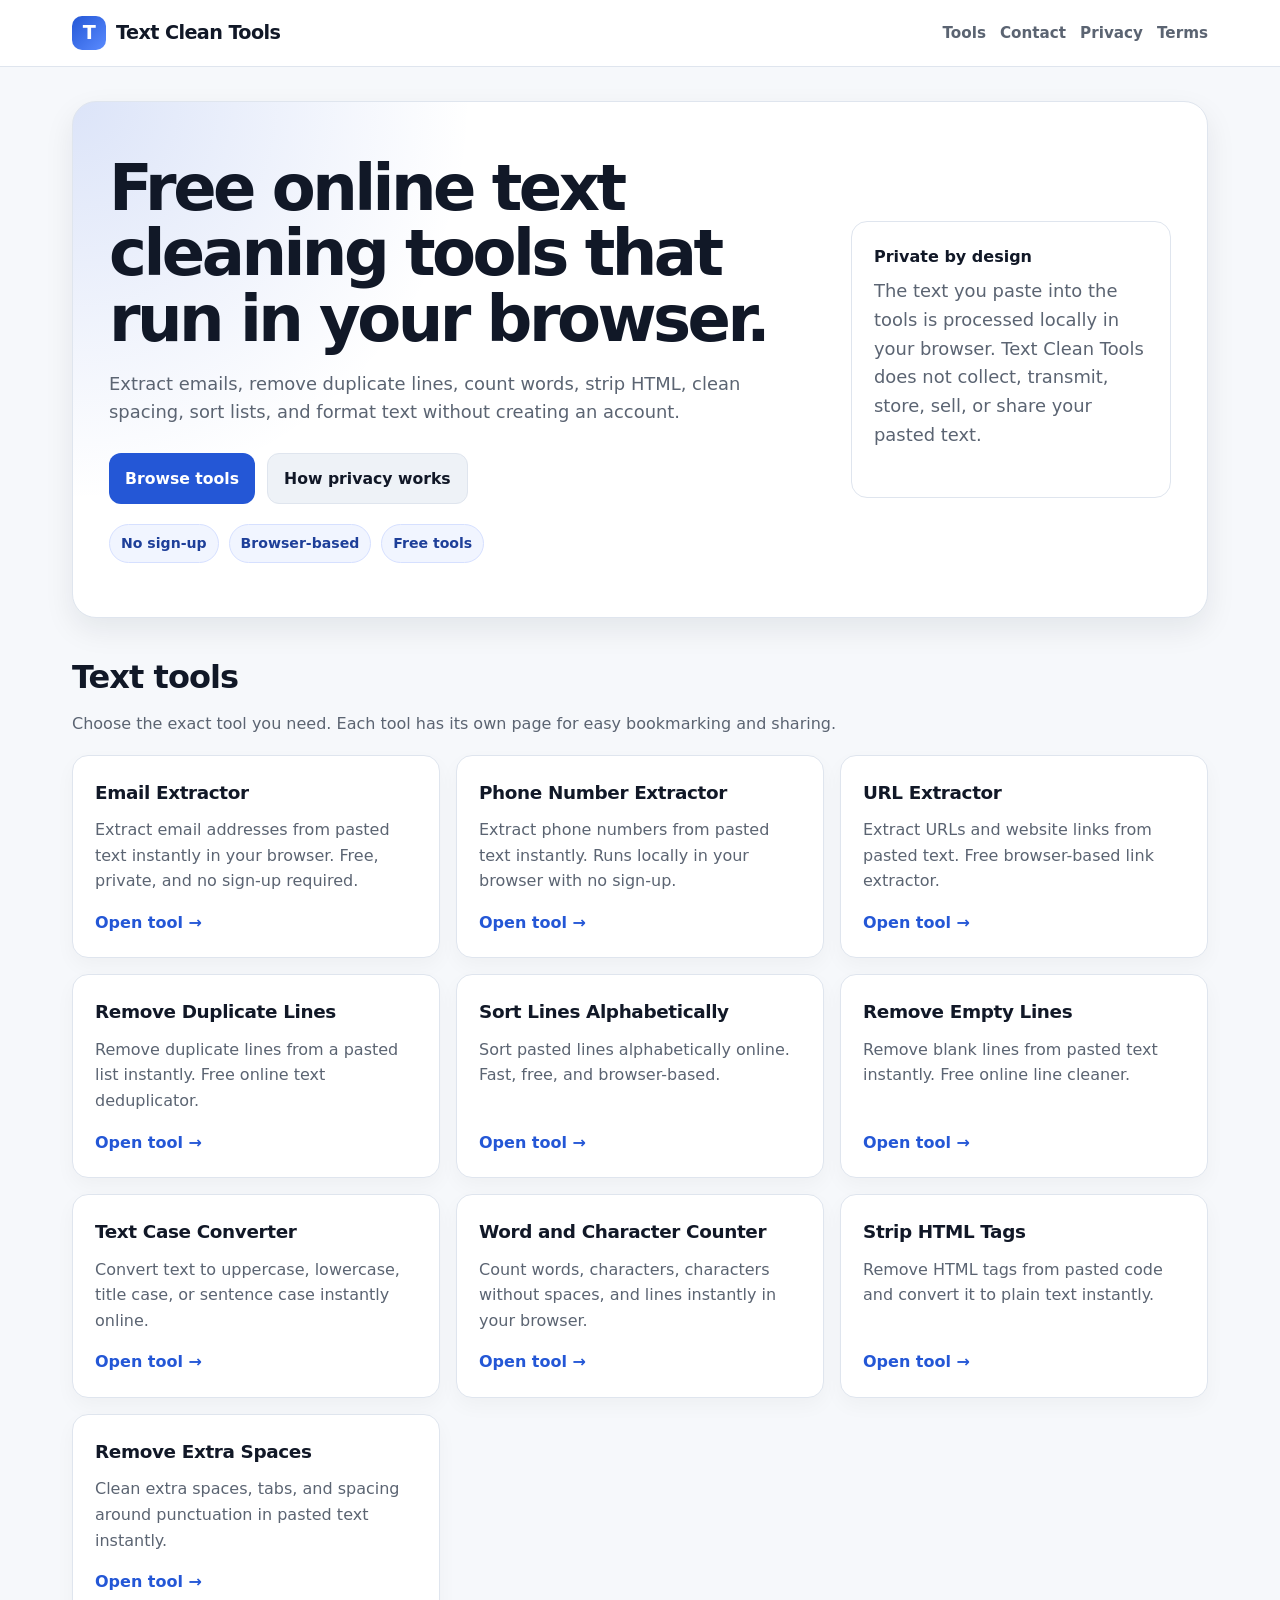
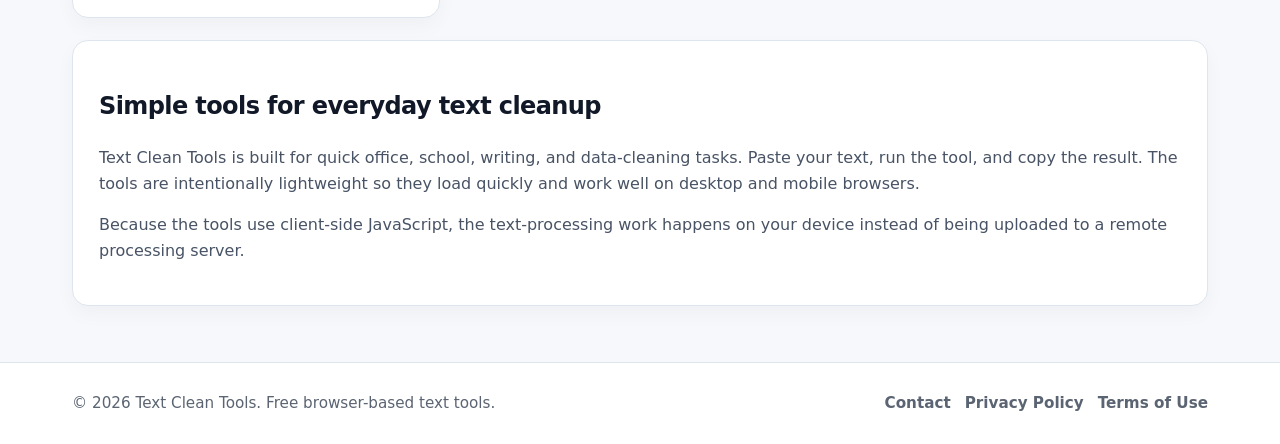
<file: index.html>
<!DOCTYPE html>
<html lang="en">
<head>
  <meta charset="UTF-8">
  <meta name="viewport" content="width=device-width, initial-scale=1.0">
  <link rel="icon" type="image/svg+xml" href="/assets/favicon.svg">
  <title>Text Clean Tools - Free Online Text Cleaning Utilities</title>
  <meta name="description" content="Free browser-based text tools to extract emails, remove duplicate lines, count words, strip HTML, clean spacing, and format text.">
  <link rel="canonical" href="https://textcleantools.com/">
  <link rel="stylesheet" href="/assets/styles.css">
  <script type="application/ld+json">{"@context": "https://schema.org", "@type": "WebSite", "name": "Text Clean Tools", "url": "https://textcleantools.com/", "description": "Free browser-based text cleaning tools."}</script>
  
</head>
<body>
<header class="site-header">
  <div class="header-inner">
    <a class="logo" href="/"><span class="logo-mark">T</span><span>Text Clean Tools</span></a>
    <nav class="main-nav" aria-label="Main navigation">
      <a href="/#tools">Tools</a>
      <a href="/contact.html">Contact</a>
      <a href="/privacy.html">Privacy</a>
      <a href="/terms.html">Terms</a>
    </nav>
  </div>
</header>
<main class="container">
  <section class="hero">
    <div>
      <h1>Free online text cleaning tools that run in your browser.</h1>
      <p>Extract emails, remove duplicate lines, count words, strip HTML, clean spacing, sort lists, and format text without creating an account.</p>
      <div class="button-row"><a class="btn btn-primary" href="#tools">Browse tools</a><a class="btn btn-secondary" href="/privacy.html">How privacy works</a></div>
      <div class="badges"><span class="badge">No sign-up</span><span class="badge">Browser-based</span><span class="badge">Free tools</span></div>
    </div>
    <aside class="hero-card">
      <strong>Private by design</strong>
      <p>The text you paste into the tools is processed locally in your browser. Text Clean Tools does not collect, transmit, store, sell, or share your pasted text.</p>
    </aside>
  </section>

  <section class="section" id="tools">
    <div class="section-header"><h2>Text tools</h2><p>Choose the exact tool you need. Each tool has its own page for easy bookmarking and sharing.</p></div>
    <div class="tools-grid"><a class="tool-card" href="/tools/email-extractor.html">
  <div><h3>Email Extractor</h3><p>Extract email addresses from pasted text instantly in your browser. Free, private, and no sign-up required.</p></div>
  <span>Open tool &rarr;</span>
</a>
<a class="tool-card" href="/tools/phone-number-extractor.html">
  <div><h3>Phone Number Extractor</h3><p>Extract phone numbers from pasted text instantly. Runs locally in your browser with no sign-up.</p></div>
  <span>Open tool &rarr;</span>
</a>
<a class="tool-card" href="/tools/url-extractor.html">
  <div><h3>URL Extractor</h3><p>Extract URLs and website links from pasted text. Free browser-based link extractor.</p></div>
  <span>Open tool &rarr;</span>
</a>
<a class="tool-card" href="/tools/remove-duplicate-lines.html">
  <div><h3>Remove Duplicate Lines</h3><p>Remove duplicate lines from a pasted list instantly. Free online text deduplicator.</p></div>
  <span>Open tool &rarr;</span>
</a>
<a class="tool-card" href="/tools/sort-lines.html">
  <div><h3>Sort Lines Alphabetically</h3><p>Sort pasted lines alphabetically online. Fast, free, and browser-based.</p></div>
  <span>Open tool &rarr;</span>
</a>
<a class="tool-card" href="/tools/remove-empty-lines.html">
  <div><h3>Remove Empty Lines</h3><p>Remove blank lines from pasted text instantly. Free online line cleaner.</p></div>
  <span>Open tool &rarr;</span>
</a>
<a class="tool-card" href="/tools/text-case-converter.html">
  <div><h3>Text Case Converter</h3><p>Convert text to uppercase, lowercase, title case, or sentence case instantly online.</p></div>
  <span>Open tool &rarr;</span>
</a>
<a class="tool-card" href="/tools/word-counter.html">
  <div><h3>Word and Character Counter</h3><p>Count words, characters, characters without spaces, and lines instantly in your browser.</p></div>
  <span>Open tool &rarr;</span>
</a>
<a class="tool-card" href="/tools/strip-html.html">
  <div><h3>Strip HTML Tags</h3><p>Remove HTML tags from pasted code and convert it to plain text instantly.</p></div>
  <span>Open tool &rarr;</span>
</a>
<a class="tool-card" href="/tools/remove-extra-spaces.html">
  <div><h3>Remove Extra Spaces</h3><p>Clean extra spaces, tabs, and spacing around punctuation in pasted text instantly.</p></div>
  <span>Open tool &rarr;</span>
</a></div>
  </section>

  <section class="content-card">
    <h2>Simple tools for everyday text cleanup</h2>
    <p>Text Clean Tools is built for quick office, school, writing, and data-cleaning tasks. Paste your text, run the tool, and copy the result. The tools are intentionally lightweight so they load quickly and work well on desktop and mobile browsers.</p>
    <p>Because the tools use client-side JavaScript, the text-processing work happens on your device instead of being uploaded to a remote processing server.</p>
  </section>
</main>
<footer class="site-footer">
  <div class="footer-inner">
    <div>&copy; 2026 Text Clean Tools. Free browser-based text tools.</div>
    <div class="footer-links">
      <a href="/contact.html">Contact</a>
      <a href="/privacy.html">Privacy Policy</a>
      <a href="/terms.html">Terms of Use</a>
    </div>
  </div>
</footer>
</body>
</html>
</file>
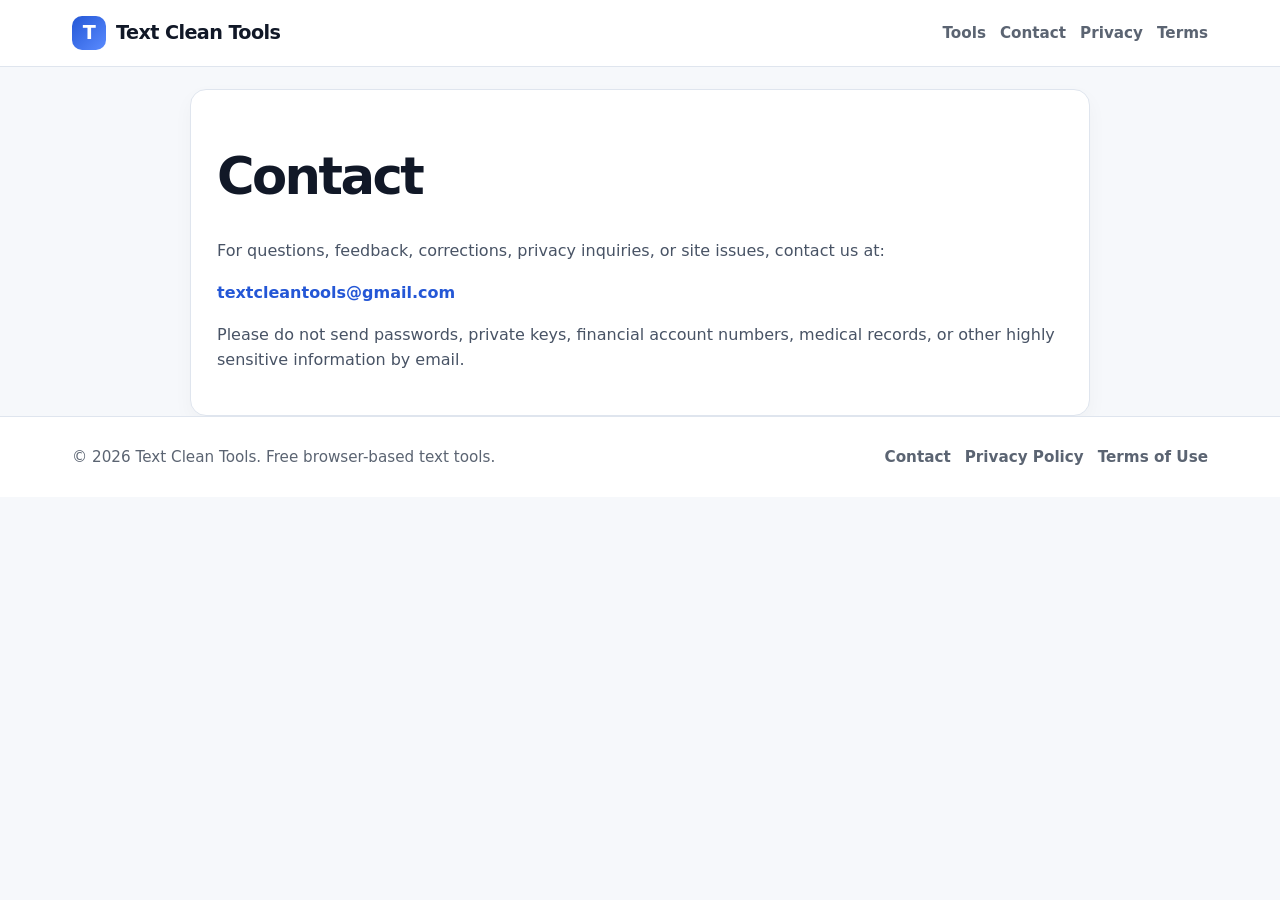
<file: contact.html>
<!DOCTYPE html>
<html lang="en">
<head>
  <meta charset="UTF-8">
  <meta name="viewport" content="width=device-width, initial-scale=1.0">
  <link rel="icon" type="image/svg+xml" href="/assets/favicon.svg">
  <title>Contact Text Clean Tools</title>
  <meta name="description" content="Contact Text Clean Tools with questions, feedback, or privacy inquiries.">
  <link rel="canonical" href="https://textcleantools.com/contact.html">
  <link rel="stylesheet" href="/assets/styles.css">
  <script type="application/ld+json">{"@context": "https://schema.org", "@type": "WebSite", "name": "Text Clean Tools", "url": "https://textcleantools.com/", "description": "Free browser-based text cleaning tools."}</script>
  
</head>
<body>
<header class="site-header">
  <div class="header-inner">
    <a class="logo" href="/"><span class="logo-mark">T</span><span>Text Clean Tools</span></a>
    <nav class="main-nav" aria-label="Main navigation">
      <a href="/#tools">Tools</a>
      <a href="/contact.html">Contact</a>
      <a href="/privacy.html">Privacy</a>
      <a href="/terms.html">Terms</a>
    </nav>
  </div>
</header>
<main class="container legal-page content-card">
<h1>Contact</h1>
<p>For questions, feedback, corrections, privacy inquiries, or site issues, contact us at:</p>
<p><strong><a href="mailto:textcleantools@gmail.com">textcleantools@gmail.com</a></strong></p>
<p>Please do not send passwords, private keys, financial account numbers, medical records, or other highly sensitive information by email.</p>
</main>
<footer class="site-footer">
  <div class="footer-inner">
    <div>&copy; 2026 Text Clean Tools. Free browser-based text tools.</div>
    <div class="footer-links">
      <a href="/contact.html">Contact</a>
      <a href="/privacy.html">Privacy Policy</a>
      <a href="/terms.html">Terms of Use</a>
    </div>
  </div>
</footer>
</body>
</html>
</file>
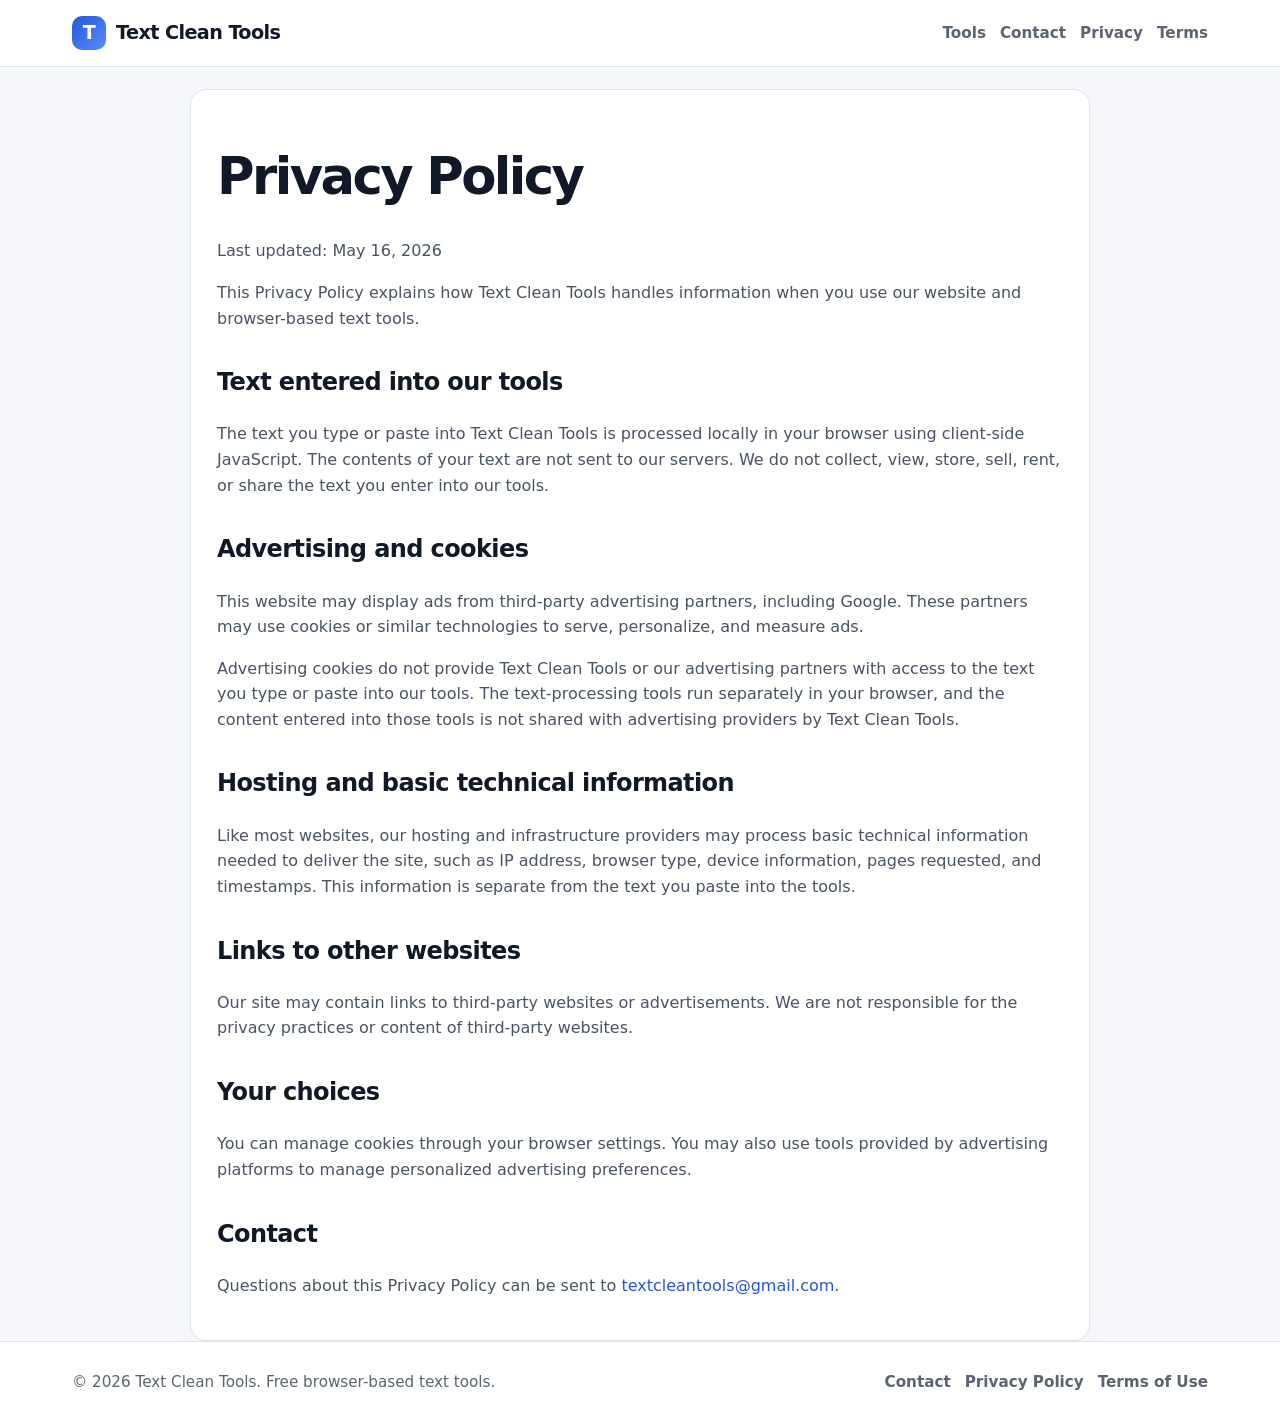
<file: privacy.html>
<!DOCTYPE html>
<html lang="en">
<head>
  <meta charset="UTF-8">
  <meta name="viewport" content="width=device-width, initial-scale=1.0">
  <link rel="icon" type="image/svg+xml" href="/assets/favicon.svg">
  <title>Privacy Policy - Text Clean Tools</title>
  <meta name="description" content="Privacy Policy for Text Clean Tools, including browser-based text processing, advertising cookies, and contact information.">
  <link rel="canonical" href="https://textcleantools.com/privacy.html">
  <link rel="stylesheet" href="/assets/styles.css">
  <script type="application/ld+json">{"@context": "https://schema.org", "@type": "WebSite", "name": "Text Clean Tools", "url": "https://textcleantools.com/", "description": "Free browser-based text cleaning tools."}</script>
  
</head>
<body>
<header class="site-header">
  <div class="header-inner">
    <a class="logo" href="/"><span class="logo-mark">T</span><span>Text Clean Tools</span></a>
    <nav class="main-nav" aria-label="Main navigation">
      <a href="/#tools">Tools</a>
      <a href="/contact.html">Contact</a>
      <a href="/privacy.html">Privacy</a>
      <a href="/terms.html">Terms</a>
    </nav>
  </div>
</header>
<main class="container legal-page content-card">
<h1>Privacy Policy</h1>
<p>Last updated: May 16, 2026</p>
<p>This Privacy Policy explains how Text Clean Tools handles information when you use our website and browser-based text tools.</p>
<h2>Text entered into our tools</h2>
<p>The text you type or paste into Text Clean Tools is processed locally in your browser using client-side JavaScript. The contents of your text are not sent to our servers. We do not collect, view, store, sell, rent, or share the text you enter into our tools.</p>
<h2>Advertising and cookies</h2>
<p>This website may display ads from third-party advertising partners, including Google. These partners may use cookies or similar technologies to serve, personalize, and measure ads.</p>
<p>Advertising cookies do not provide Text Clean Tools or our advertising partners with access to the text you type or paste into our tools. The text-processing tools run separately in your browser, and the content entered into those tools is not shared with advertising providers by Text Clean Tools.</p>
<h2>Hosting and basic technical information</h2>
<p>Like most websites, our hosting and infrastructure providers may process basic technical information needed to deliver the site, such as IP address, browser type, device information, pages requested, and timestamps. This information is separate from the text you paste into the tools.</p>
<h2>Links to other websites</h2>
<p>Our site may contain links to third-party websites or advertisements. We are not responsible for the privacy practices or content of third-party websites.</p>
<h2>Your choices</h2>
<p>You can manage cookies through your browser settings. You may also use tools provided by advertising platforms to manage personalized advertising preferences.</p>
<h2>Contact</h2>
<p>Questions about this Privacy Policy can be sent to <a href="mailto:textcleantools@gmail.com">textcleantools@gmail.com</a>.</p>
</main>
<footer class="site-footer">
  <div class="footer-inner">
    <div>&copy; 2026 Text Clean Tools. Free browser-based text tools.</div>
    <div class="footer-links">
      <a href="/contact.html">Contact</a>
      <a href="/privacy.html">Privacy Policy</a>
      <a href="/terms.html">Terms of Use</a>
    </div>
  </div>
</footer>
</body>
</html>
</file>
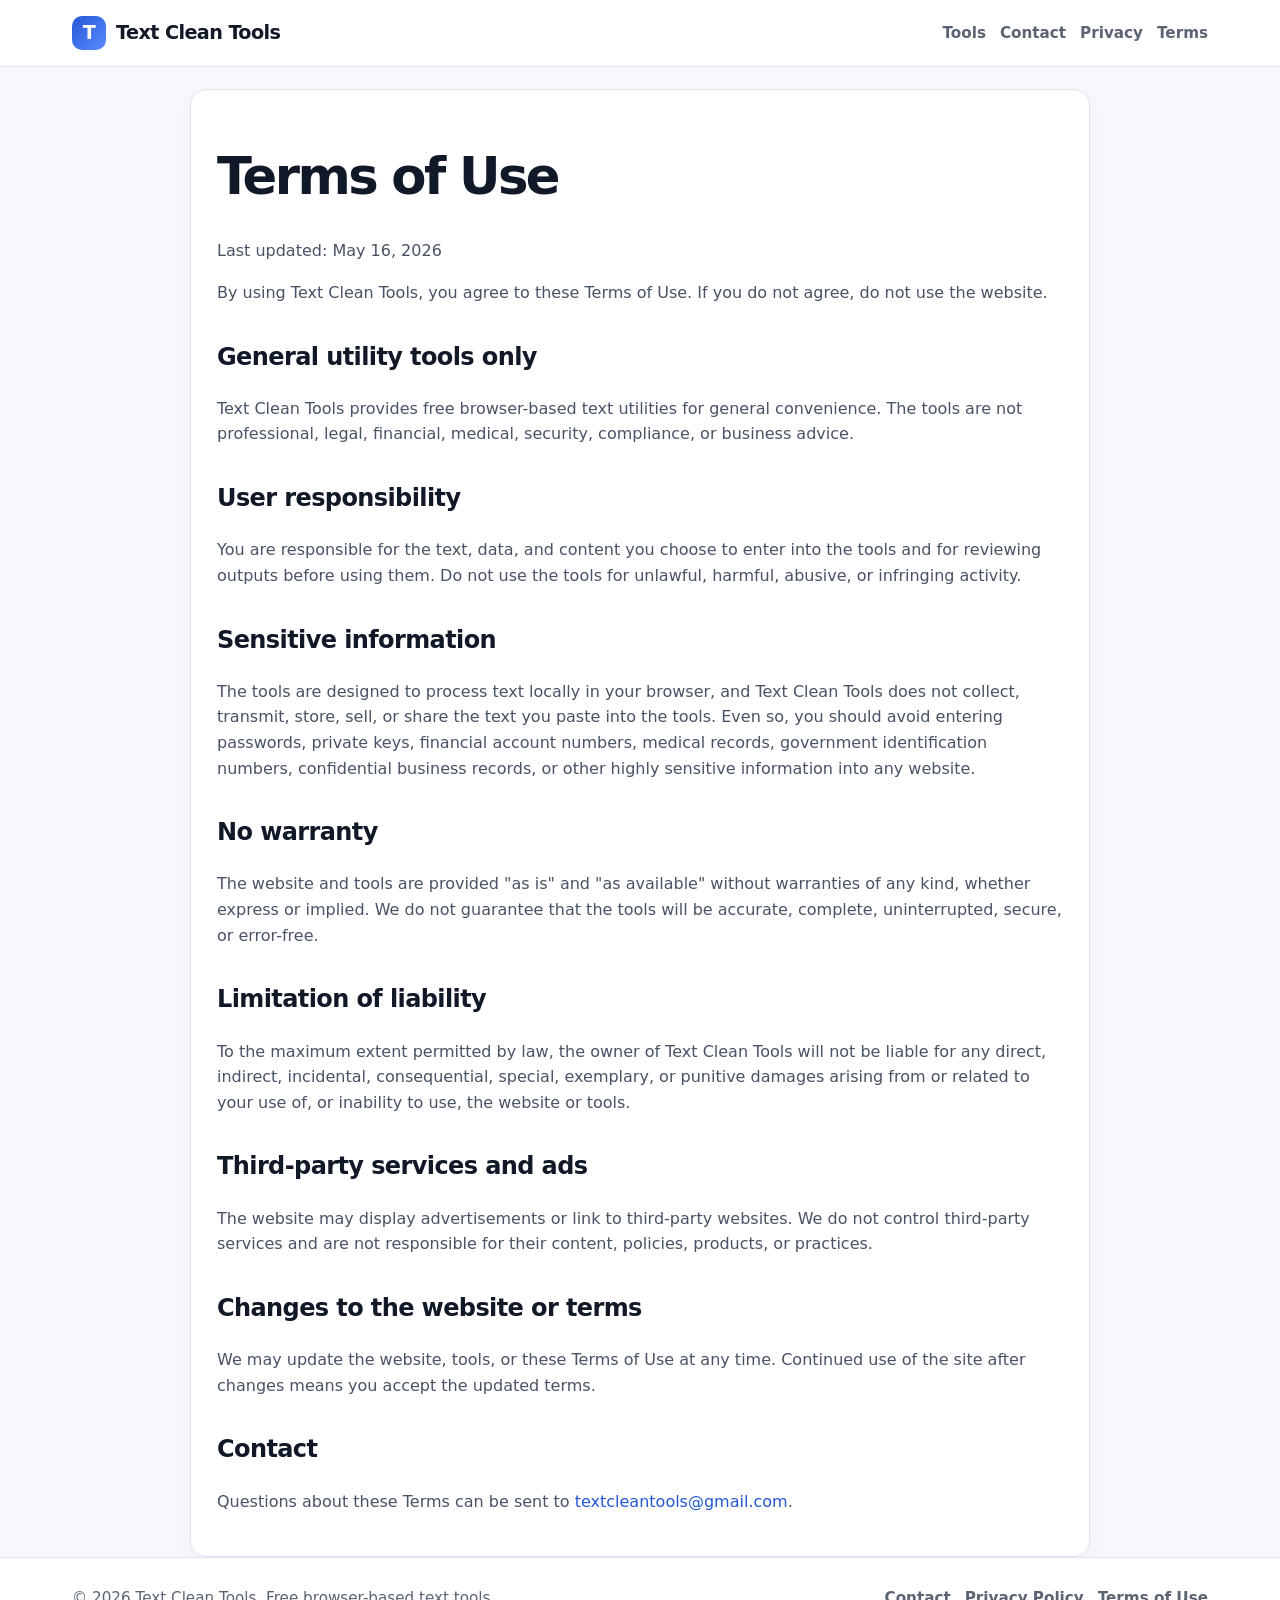
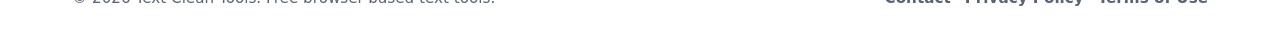
<file: terms.html>
<!DOCTYPE html>
<html lang="en">
<head>
  <meta charset="UTF-8">
  <meta name="viewport" content="width=device-width, initial-scale=1.0">
  <link rel="icon" type="image/svg+xml" href="/assets/favicon.svg">
  <title>Terms of Use - Text Clean Tools</title>
  <meta name="description" content="Terms of Use for Text Clean Tools, including acceptable use, disclaimers, and limitation of liability.">
  <link rel="canonical" href="https://textcleantools.com/terms.html">
  <link rel="stylesheet" href="/assets/styles.css">
  <script type="application/ld+json">{"@context": "https://schema.org", "@type": "WebSite", "name": "Text Clean Tools", "url": "https://textcleantools.com/", "description": "Free browser-based text cleaning tools."}</script>
  
</head>
<body>
<header class="site-header">
  <div class="header-inner">
    <a class="logo" href="/"><span class="logo-mark">T</span><span>Text Clean Tools</span></a>
    <nav class="main-nav" aria-label="Main navigation">
      <a href="/#tools">Tools</a>
      <a href="/contact.html">Contact</a>
      <a href="/privacy.html">Privacy</a>
      <a href="/terms.html">Terms</a>
    </nav>
  </div>
</header>
<main class="container legal-page content-card">
<h1>Terms of Use</h1>
<p>Last updated: May 16, 2026</p>
<p>By using Text Clean Tools, you agree to these Terms of Use. If you do not agree, do not use the website.</p>
<h2>General utility tools only</h2>
<p>Text Clean Tools provides free browser-based text utilities for general convenience. The tools are not professional, legal, financial, medical, security, compliance, or business advice.</p>
<h2>User responsibility</h2>
<p>You are responsible for the text, data, and content you choose to enter into the tools and for reviewing outputs before using them. Do not use the tools for unlawful, harmful, abusive, or infringing activity.</p>
<h2>Sensitive information</h2>
<p>The tools are designed to process text locally in your browser, and Text Clean Tools does not collect, transmit, store, sell, or share the text you paste into the tools. Even so, you should avoid entering passwords, private keys, financial account numbers, medical records, government identification numbers, confidential business records, or other highly sensitive information into any website.</p>
<h2>No warranty</h2>
<p>The website and tools are provided "as is" and "as available" without warranties of any kind, whether express or implied. We do not guarantee that the tools will be accurate, complete, uninterrupted, secure, or error-free.</p>
<h2>Limitation of liability</h2>
<p>To the maximum extent permitted by law, the owner of Text Clean Tools will not be liable for any direct, indirect, incidental, consequential, special, exemplary, or punitive damages arising from or related to your use of, or inability to use, the website or tools.</p>
<h2>Third-party services and ads</h2>
<p>The website may display advertisements or link to third-party websites. We do not control third-party services and are not responsible for their content, policies, products, or practices.</p>
<h2>Changes to the website or terms</h2>
<p>We may update the website, tools, or these Terms of Use at any time. Continued use of the site after changes means you accept the updated terms.</p>
<h2>Contact</h2>
<p>Questions about these Terms can be sent to <a href="mailto:textcleantools@gmail.com">textcleantools@gmail.com</a>.</p>
</main>
<footer class="site-footer">
  <div class="footer-inner">
    <div>&copy; 2026 Text Clean Tools. Free browser-based text tools.</div>
    <div class="footer-links">
      <a href="/contact.html">Contact</a>
      <a href="/privacy.html">Privacy Policy</a>
      <a href="/terms.html">Terms of Use</a>
    </div>
  </div>
</footer>
</body>
</html>
</file>
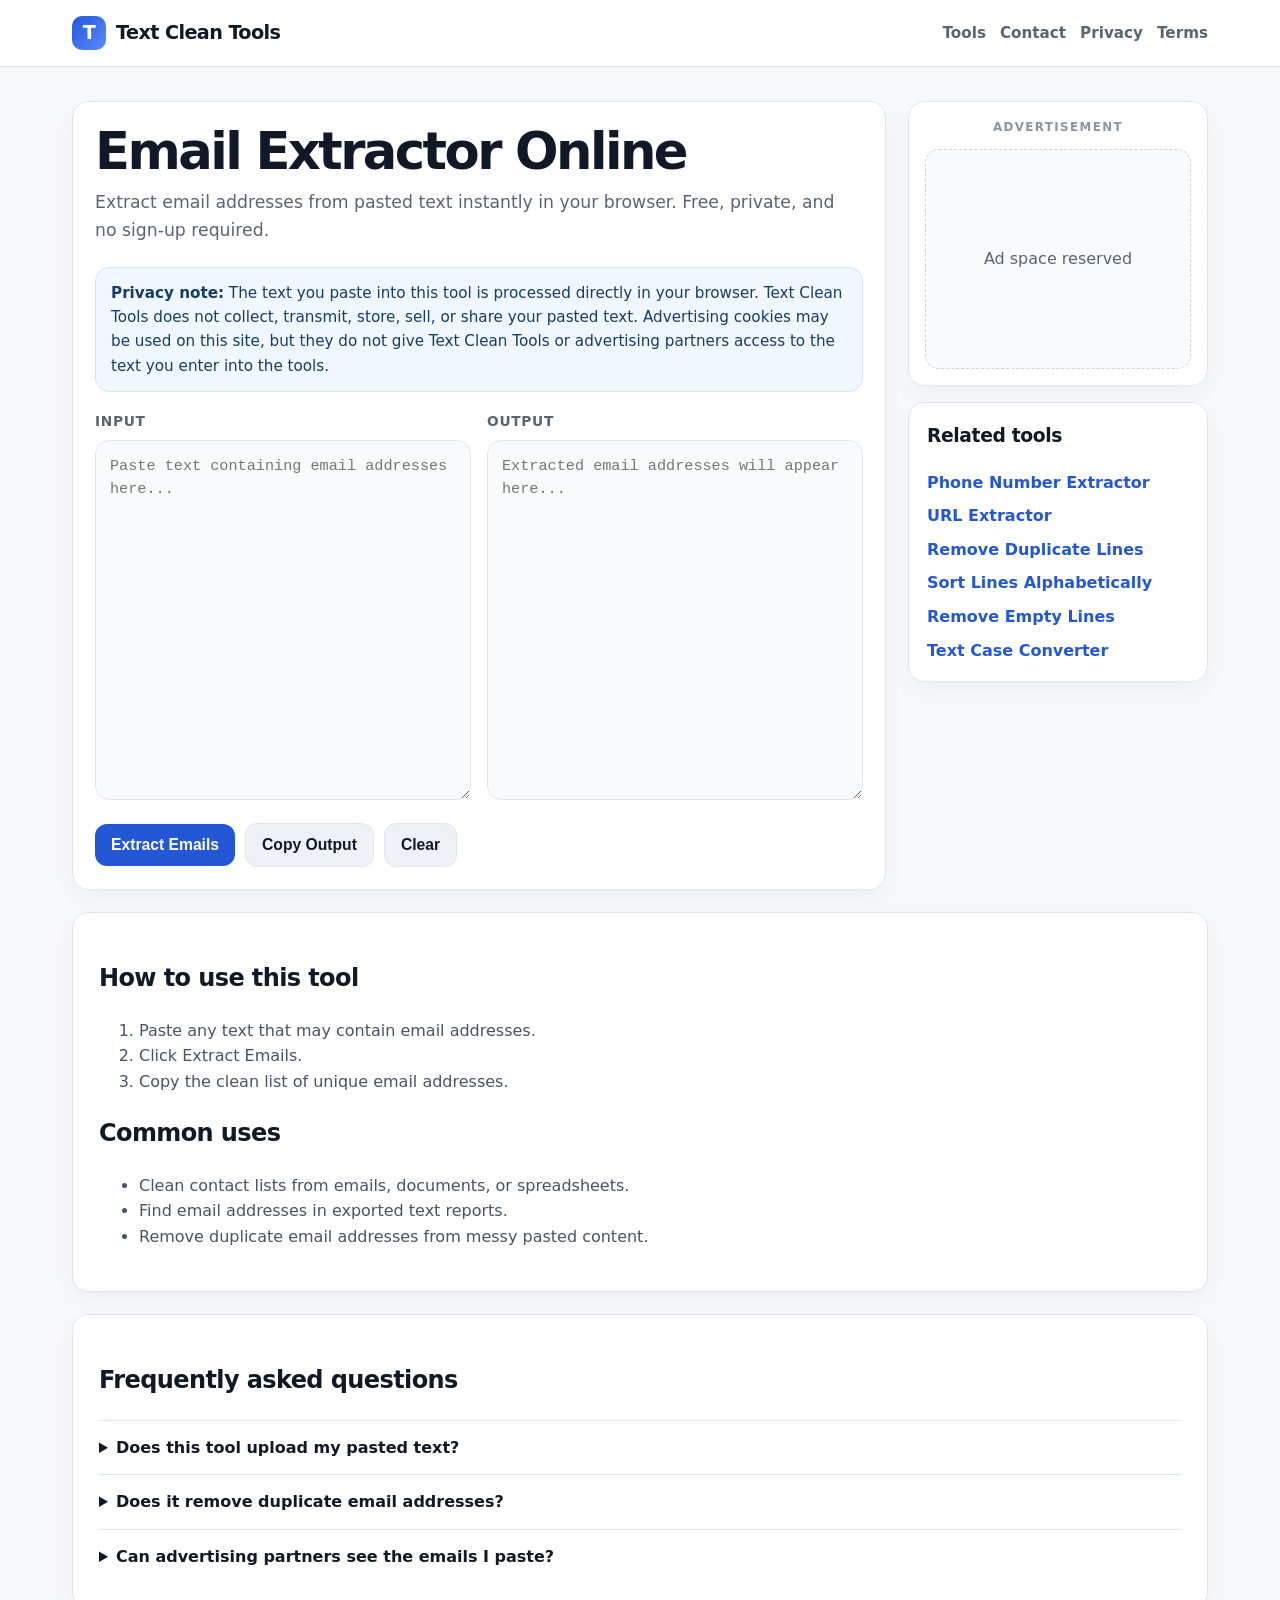
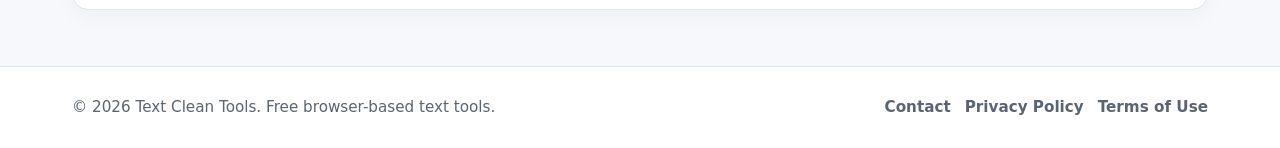
<file: tools/email-extractor.html>
<!DOCTYPE html>
<html lang="en">
<head>
  <meta charset="UTF-8">
  <meta name="viewport" content="width=device-width, initial-scale=1.0">
  <link rel="icon" type="image/svg+xml" href="/assets/favicon.svg">
  <title>Email Extractor Online - Free Text Clean Tool</title>
  <meta name="description" content="Extract email addresses from pasted text instantly in your browser. Free, private, and no sign-up required.">
  <link rel="canonical" href="https://textcleantools.com/tools/email-extractor.html">
  <link rel="stylesheet" href="/assets/styles.css">
  <script type="application/ld+json">{"@context": "https://schema.org", "@type": "WebSite", "name": "Text Clean Tools", "url": "https://textcleantools.com/", "description": "Free browser-based text cleaning tools."}</script>
  <script type="application/ld+json">{"@context": "https://schema.org", "@type": "SoftwareApplication", "name": "Email Extractor", "applicationCategory": "UtilitiesApplication", "operatingSystem": "Any", "url": "https://textcleantools.com/tools/email-extractor.html", "offers": {"@type": "Offer", "price": "0", "priceCurrency": "USD"}}</script>
</head>
<body data-tool="email-extractor">
<header class="site-header">
  <div class="header-inner">
    <a class="logo" href="/"><span class="logo-mark">T</span><span>Text Clean Tools</span></a>
    <nav class="main-nav" aria-label="Main navigation">
      <a href="/#tools">Tools</a>
      <a href="/contact.html">Contact</a>
      <a href="/privacy.html">Privacy</a>
      <a href="/terms.html">Terms</a>
    </nav>
  </div>
</header>
<main class="container">
  <div class="tool-layout">
    <section class="tool-shell">
      <h1 class="tool-title">Email Extractor Online</h1>
      <p class="tool-intro">Extract email addresses from pasted text instantly in your browser. Free, private, and no sign-up required.</p>
      <div class="privacy-note"><strong>Privacy note:</strong> The text you paste into this tool is processed directly in your browser. Text Clean Tools does not collect, transmit, store, sell, or share your pasted text. Advertising cookies may be used on this site, but they do not give Text Clean Tools or advertising partners access to the text you enter into the tools.</div>
      
      <div class="workspace">
        <div class="field"><label for="tool-input">Input</label><textarea id="tool-input" placeholder="Paste text containing email addresses here..."></textarea></div>
        <div class="field"><label for="tool-output">Output</label><textarea id="tool-output" placeholder="Extracted email addresses will appear here..." readonly></textarea></div>
      </div>
      <div class="tool-actions"><button class="btn btn-primary" id="run-tool" data-action="extract-emails" type="button">Extract Emails</button><button class="btn btn-secondary" id="copy-output" type="button">Copy Output</button><button class="btn btn-secondary" id="clear-tool" type="button">Clear</button><span class="status" id="status-message" role="status"></span></div>
    </section>
    <aside class="sidebar">
      <div class="ad-card"><div class="ad-label">Advertisement</div><div class="ad-placeholder">Ad space reserved</div></div>
      <div class="notice-card"><h3>Related tools</h3><ul class="related-list"><li><a href="/tools/phone-number-extractor.html">Phone Number Extractor</a></li>
<li><a href="/tools/url-extractor.html">URL Extractor</a></li>
<li><a href="/tools/remove-duplicate-lines.html">Remove Duplicate Lines</a></li>
<li><a href="/tools/sort-lines.html">Sort Lines Alphabetically</a></li>
<li><a href="/tools/remove-empty-lines.html">Remove Empty Lines</a></li>
<li><a href="/tools/text-case-converter.html">Text Case Converter</a></li></ul></div>
    </aside>
  </div>
  <section class="content-card">
    <h2>How to use this tool</h2><ol><li>Paste any text that may contain email addresses.</li><li>Click Extract Emails.</li><li>Copy the clean list of unique email addresses.</li></ol>
    <h2>Common uses</h2><ul><li>Clean contact lists from emails, documents, or spreadsheets.</li><li>Find email addresses in exported text reports.</li><li>Remove duplicate email addresses from messy pasted content.</li></ul>
  </section>
  <section class="content-card faq">
    <h2>Frequently asked questions</h2><details><summary>Does this tool upload my pasted text?</summary><p>No. The extraction runs in your browser using JavaScript. Text Clean Tools does not collect, transmit, store, sell, or share the text you paste into the tool.</p></details><details><summary>Does it remove duplicate email addresses?</summary><p>Yes. Matching email addresses are deduplicated while preserving the first occurrence.</p></details><details><summary>Can advertising partners see the emails I paste?</summary><p>No. Advertising cookies may be used on the site, but they do not give Text Clean Tools or advertising partners access to the text you enter into the tool.</p></details>
  </section>
</main>
<footer class="site-footer">
  <div class="footer-inner">
    <div>&copy; 2026 Text Clean Tools. Free browser-based text tools.</div>
    <div class="footer-links">
      <a href="/contact.html">Contact</a>
      <a href="/privacy.html">Privacy Policy</a>
      <a href="/terms.html">Terms of Use</a>
    </div>
  </div>
</footer>
<script src="/assets/app.js"></script>
</body>
</html>
</file>
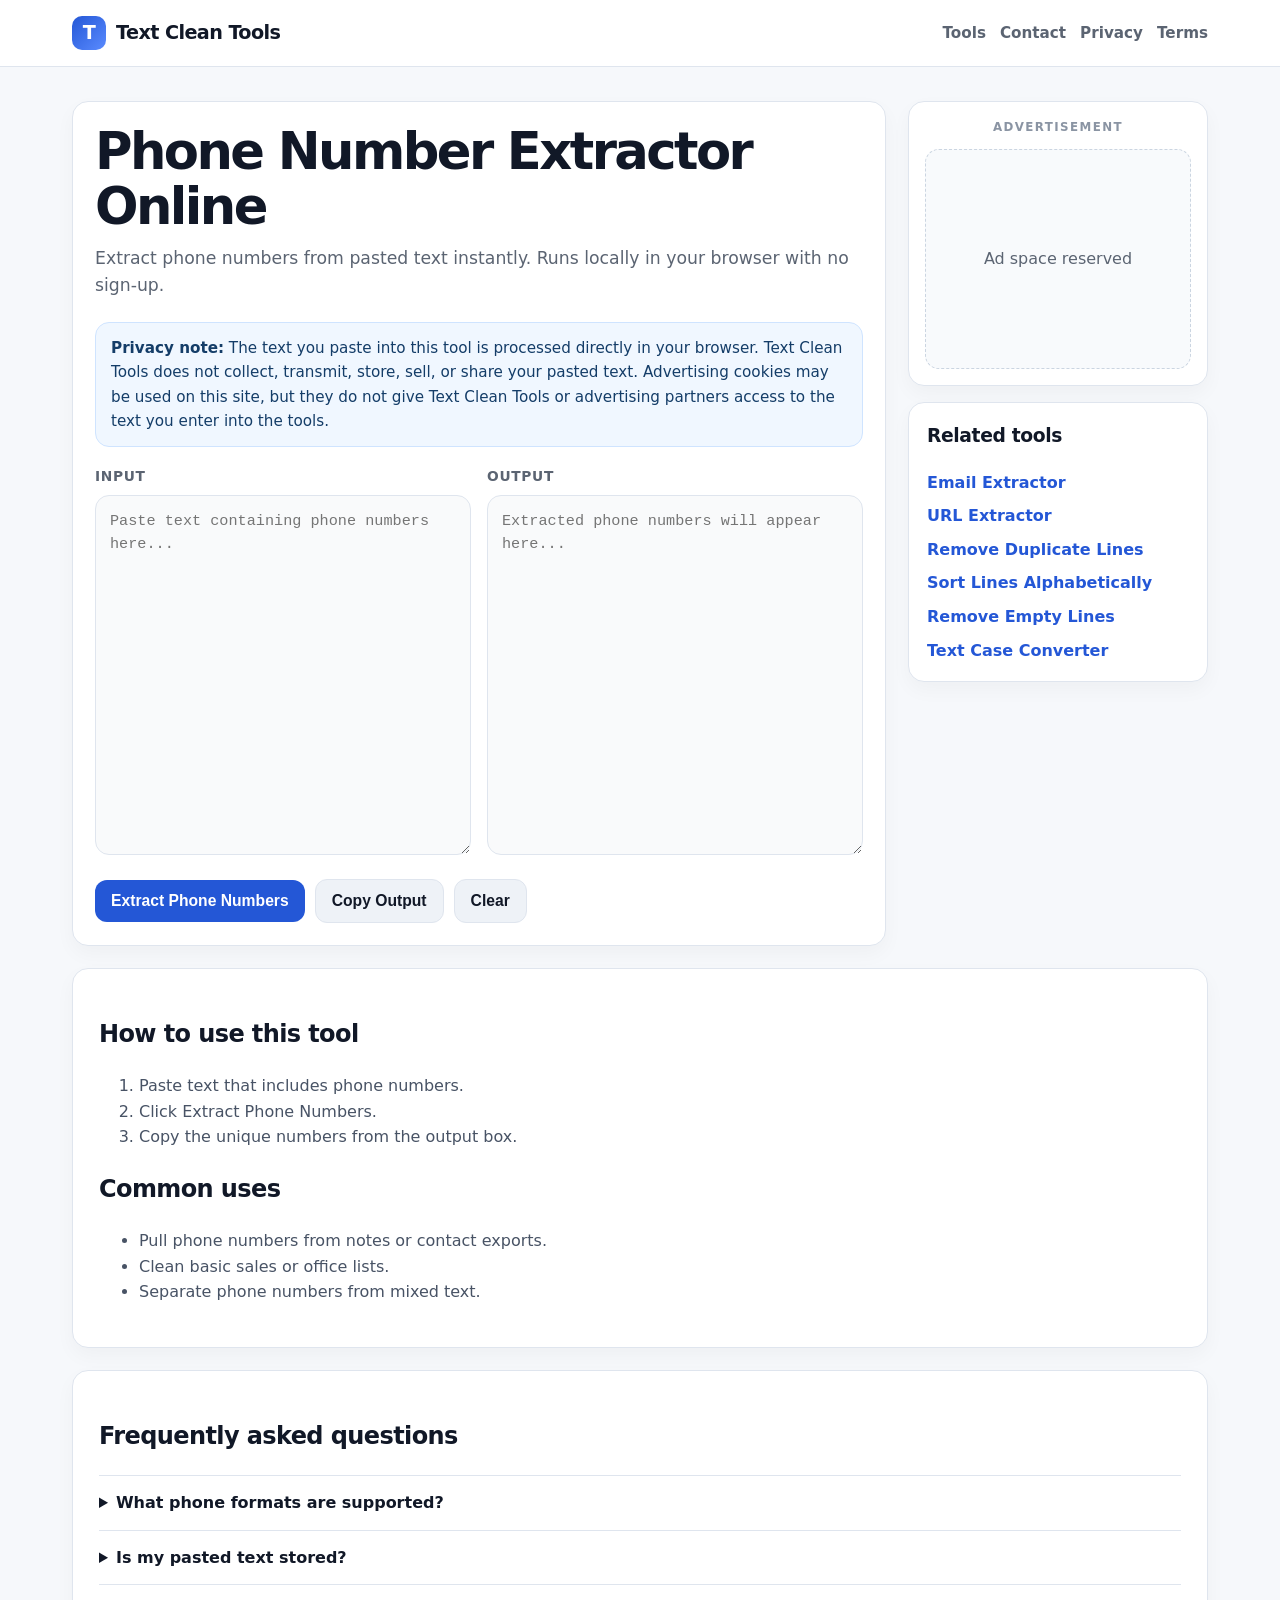
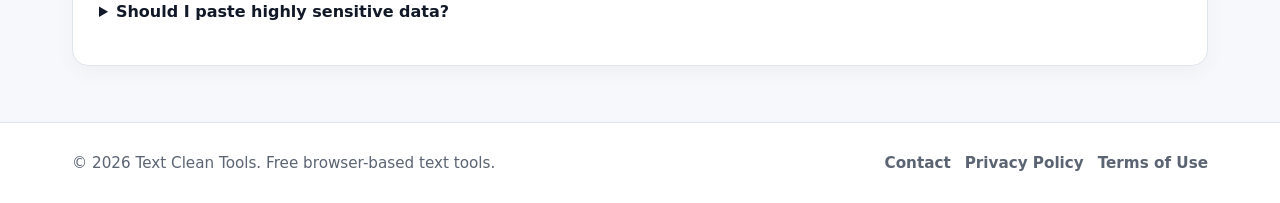
<file: tools/phone-number-extractor.html>
<!DOCTYPE html>
<html lang="en">
<head>
  <meta charset="UTF-8">
  <meta name="viewport" content="width=device-width, initial-scale=1.0">
  <link rel="icon" type="image/svg+xml" href="/assets/favicon.svg">
  <title>Phone Number Extractor Online - Free Text Tool</title>
  <meta name="description" content="Extract phone numbers from pasted text instantly. Runs locally in your browser with no sign-up.">
  <link rel="canonical" href="https://textcleantools.com/tools/phone-number-extractor.html">
  <link rel="stylesheet" href="/assets/styles.css">
  <script type="application/ld+json">{"@context": "https://schema.org", "@type": "WebSite", "name": "Text Clean Tools", "url": "https://textcleantools.com/", "description": "Free browser-based text cleaning tools."}</script>
  <script type="application/ld+json">{"@context": "https://schema.org", "@type": "SoftwareApplication", "name": "Phone Number Extractor", "applicationCategory": "UtilitiesApplication", "operatingSystem": "Any", "url": "https://textcleantools.com/tools/phone-number-extractor.html", "offers": {"@type": "Offer", "price": "0", "priceCurrency": "USD"}}</script>
</head>
<body data-tool="phone-number-extractor">
<header class="site-header">
  <div class="header-inner">
    <a class="logo" href="/"><span class="logo-mark">T</span><span>Text Clean Tools</span></a>
    <nav class="main-nav" aria-label="Main navigation">
      <a href="/#tools">Tools</a>
      <a href="/contact.html">Contact</a>
      <a href="/privacy.html">Privacy</a>
      <a href="/terms.html">Terms</a>
    </nav>
  </div>
</header>
<main class="container">
  <div class="tool-layout">
    <section class="tool-shell">
      <h1 class="tool-title">Phone Number Extractor Online</h1>
      <p class="tool-intro">Extract phone numbers from pasted text instantly. Runs locally in your browser with no sign-up.</p>
      <div class="privacy-note"><strong>Privacy note:</strong> The text you paste into this tool is processed directly in your browser. Text Clean Tools does not collect, transmit, store, sell, or share your pasted text. Advertising cookies may be used on this site, but they do not give Text Clean Tools or advertising partners access to the text you enter into the tools.</div>
      
      <div class="workspace">
        <div class="field"><label for="tool-input">Input</label><textarea id="tool-input" placeholder="Paste text containing phone numbers here..."></textarea></div>
        <div class="field"><label for="tool-output">Output</label><textarea id="tool-output" placeholder="Extracted phone numbers will appear here..." readonly></textarea></div>
      </div>
      <div class="tool-actions"><button class="btn btn-primary" id="run-tool" data-action="extract-phones" type="button">Extract Phone Numbers</button><button class="btn btn-secondary" id="copy-output" type="button">Copy Output</button><button class="btn btn-secondary" id="clear-tool" type="button">Clear</button><span class="status" id="status-message" role="status"></span></div>
    </section>
    <aside class="sidebar">
      <div class="ad-card"><div class="ad-label">Advertisement</div><div class="ad-placeholder">Ad space reserved</div></div>
      <div class="notice-card"><h3>Related tools</h3><ul class="related-list"><li><a href="/tools/email-extractor.html">Email Extractor</a></li>
<li><a href="/tools/url-extractor.html">URL Extractor</a></li>
<li><a href="/tools/remove-duplicate-lines.html">Remove Duplicate Lines</a></li>
<li><a href="/tools/sort-lines.html">Sort Lines Alphabetically</a></li>
<li><a href="/tools/remove-empty-lines.html">Remove Empty Lines</a></li>
<li><a href="/tools/text-case-converter.html">Text Case Converter</a></li></ul></div>
    </aside>
  </div>
  <section class="content-card">
    <h2>How to use this tool</h2><ol><li>Paste text that includes phone numbers.</li><li>Click Extract Phone Numbers.</li><li>Copy the unique numbers from the output box.</li></ol>
    <h2>Common uses</h2><ul><li>Pull phone numbers from notes or contact exports.</li><li>Clean basic sales or office lists.</li><li>Separate phone numbers from mixed text.</li></ul>
  </section>
  <section class="content-card faq">
    <h2>Frequently asked questions</h2><details><summary>What phone formats are supported?</summary><p>The tool supports common US-style formats such as 555-123-4567, (555) 123-4567, and similar variations with spaces or dots.</p></details><details><summary>Is my pasted text stored?</summary><p>No. Your text is processed directly in your browser and is not collected, transmitted, or stored by Text Clean Tools.</p></details><details><summary>Should I paste highly sensitive data?</summary><p>No. The tools are designed for privacy, but you should avoid pasting passwords, private keys, medical records, financial account numbers, or highly sensitive personal data into any website.</p></details>
  </section>
</main>
<footer class="site-footer">
  <div class="footer-inner">
    <div>&copy; 2026 Text Clean Tools. Free browser-based text tools.</div>
    <div class="footer-links">
      <a href="/contact.html">Contact</a>
      <a href="/privacy.html">Privacy Policy</a>
      <a href="/terms.html">Terms of Use</a>
    </div>
  </div>
</footer>
<script src="/assets/app.js"></script>
</body>
</html>
</file>
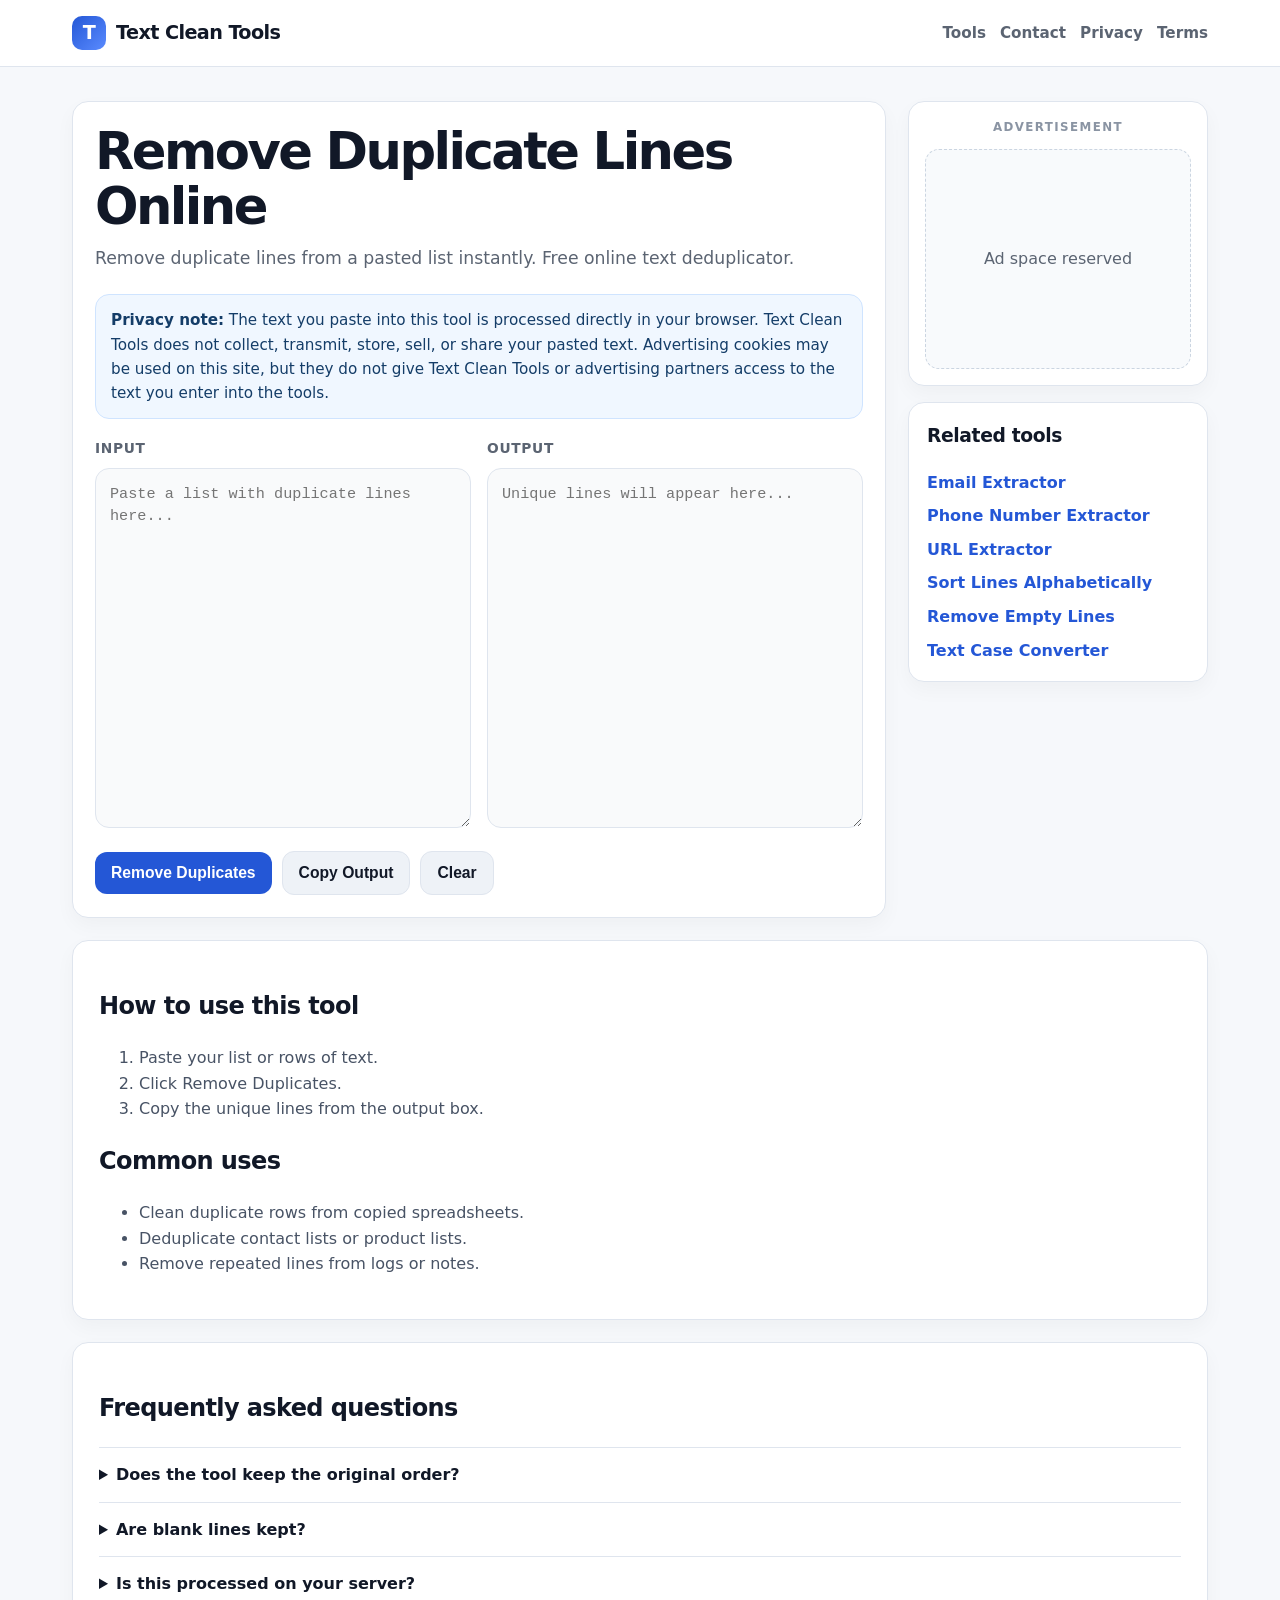
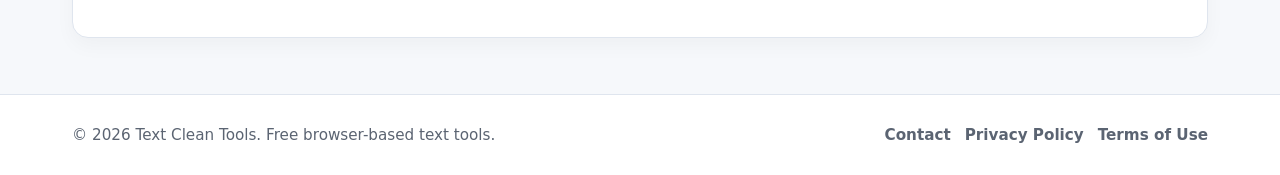
<file: tools/remove-duplicate-lines.html>
<!DOCTYPE html>
<html lang="en">
<head>
  <meta charset="UTF-8">
  <meta name="viewport" content="width=device-width, initial-scale=1.0">
  <link rel="icon" type="image/svg+xml" href="/assets/favicon.svg">
  <title>Remove Duplicate Lines Online - Free List Deduplicator</title>
  <meta name="description" content="Remove duplicate lines from a pasted list instantly. Free online text deduplicator.">
  <link rel="canonical" href="https://textcleantools.com/tools/remove-duplicate-lines.html">
  <link rel="stylesheet" href="/assets/styles.css">
  <script type="application/ld+json">{"@context": "https://schema.org", "@type": "WebSite", "name": "Text Clean Tools", "url": "https://textcleantools.com/", "description": "Free browser-based text cleaning tools."}</script>
  <script type="application/ld+json">{"@context": "https://schema.org", "@type": "SoftwareApplication", "name": "Remove Duplicate Lines", "applicationCategory": "UtilitiesApplication", "operatingSystem": "Any", "url": "https://textcleantools.com/tools/remove-duplicate-lines.html", "offers": {"@type": "Offer", "price": "0", "priceCurrency": "USD"}}</script>
</head>
<body data-tool="remove-duplicate-lines">
<header class="site-header">
  <div class="header-inner">
    <a class="logo" href="/"><span class="logo-mark">T</span><span>Text Clean Tools</span></a>
    <nav class="main-nav" aria-label="Main navigation">
      <a href="/#tools">Tools</a>
      <a href="/contact.html">Contact</a>
      <a href="/privacy.html">Privacy</a>
      <a href="/terms.html">Terms</a>
    </nav>
  </div>
</header>
<main class="container">
  <div class="tool-layout">
    <section class="tool-shell">
      <h1 class="tool-title">Remove Duplicate Lines Online</h1>
      <p class="tool-intro">Remove duplicate lines from a pasted list instantly. Free online text deduplicator.</p>
      <div class="privacy-note"><strong>Privacy note:</strong> The text you paste into this tool is processed directly in your browser. Text Clean Tools does not collect, transmit, store, sell, or share your pasted text. Advertising cookies may be used on this site, but they do not give Text Clean Tools or advertising partners access to the text you enter into the tools.</div>
      
      <div class="workspace">
        <div class="field"><label for="tool-input">Input</label><textarea id="tool-input" placeholder="Paste a list with duplicate lines here..."></textarea></div>
        <div class="field"><label for="tool-output">Output</label><textarea id="tool-output" placeholder="Unique lines will appear here..." readonly></textarea></div>
      </div>
      <div class="tool-actions"><button class="btn btn-primary" id="run-tool" data-action="remove-duplicates" type="button">Remove Duplicates</button><button class="btn btn-secondary" id="copy-output" type="button">Copy Output</button><button class="btn btn-secondary" id="clear-tool" type="button">Clear</button><span class="status" id="status-message" role="status"></span></div>
    </section>
    <aside class="sidebar">
      <div class="ad-card"><div class="ad-label">Advertisement</div><div class="ad-placeholder">Ad space reserved</div></div>
      <div class="notice-card"><h3>Related tools</h3><ul class="related-list"><li><a href="/tools/email-extractor.html">Email Extractor</a></li>
<li><a href="/tools/phone-number-extractor.html">Phone Number Extractor</a></li>
<li><a href="/tools/url-extractor.html">URL Extractor</a></li>
<li><a href="/tools/sort-lines.html">Sort Lines Alphabetically</a></li>
<li><a href="/tools/remove-empty-lines.html">Remove Empty Lines</a></li>
<li><a href="/tools/text-case-converter.html">Text Case Converter</a></li></ul></div>
    </aside>
  </div>
  <section class="content-card">
    <h2>How to use this tool</h2><ol><li>Paste your list or rows of text.</li><li>Click Remove Duplicates.</li><li>Copy the unique lines from the output box.</li></ol>
    <h2>Common uses</h2><ul><li>Clean duplicate rows from copied spreadsheets.</li><li>Deduplicate contact lists or product lists.</li><li>Remove repeated lines from logs or notes.</li></ul>
  </section>
  <section class="content-card faq">
    <h2>Frequently asked questions</h2><details><summary>Does the tool keep the original order?</summary><p>Yes. It keeps the first appearance of each line and removes later duplicates.</p></details><details><summary>Are blank lines kept?</summary><p>No. Blank lines are removed during deduplication for a cleaner output.</p></details><details><summary>Is this processed on your server?</summary><p>No. The deduplication runs locally in your browser.</p></details>
  </section>
</main>
<footer class="site-footer">
  <div class="footer-inner">
    <div>&copy; 2026 Text Clean Tools. Free browser-based text tools.</div>
    <div class="footer-links">
      <a href="/contact.html">Contact</a>
      <a href="/privacy.html">Privacy Policy</a>
      <a href="/terms.html">Terms of Use</a>
    </div>
  </div>
</footer>
<script src="/assets/app.js"></script>
</body>
</html>
</file>
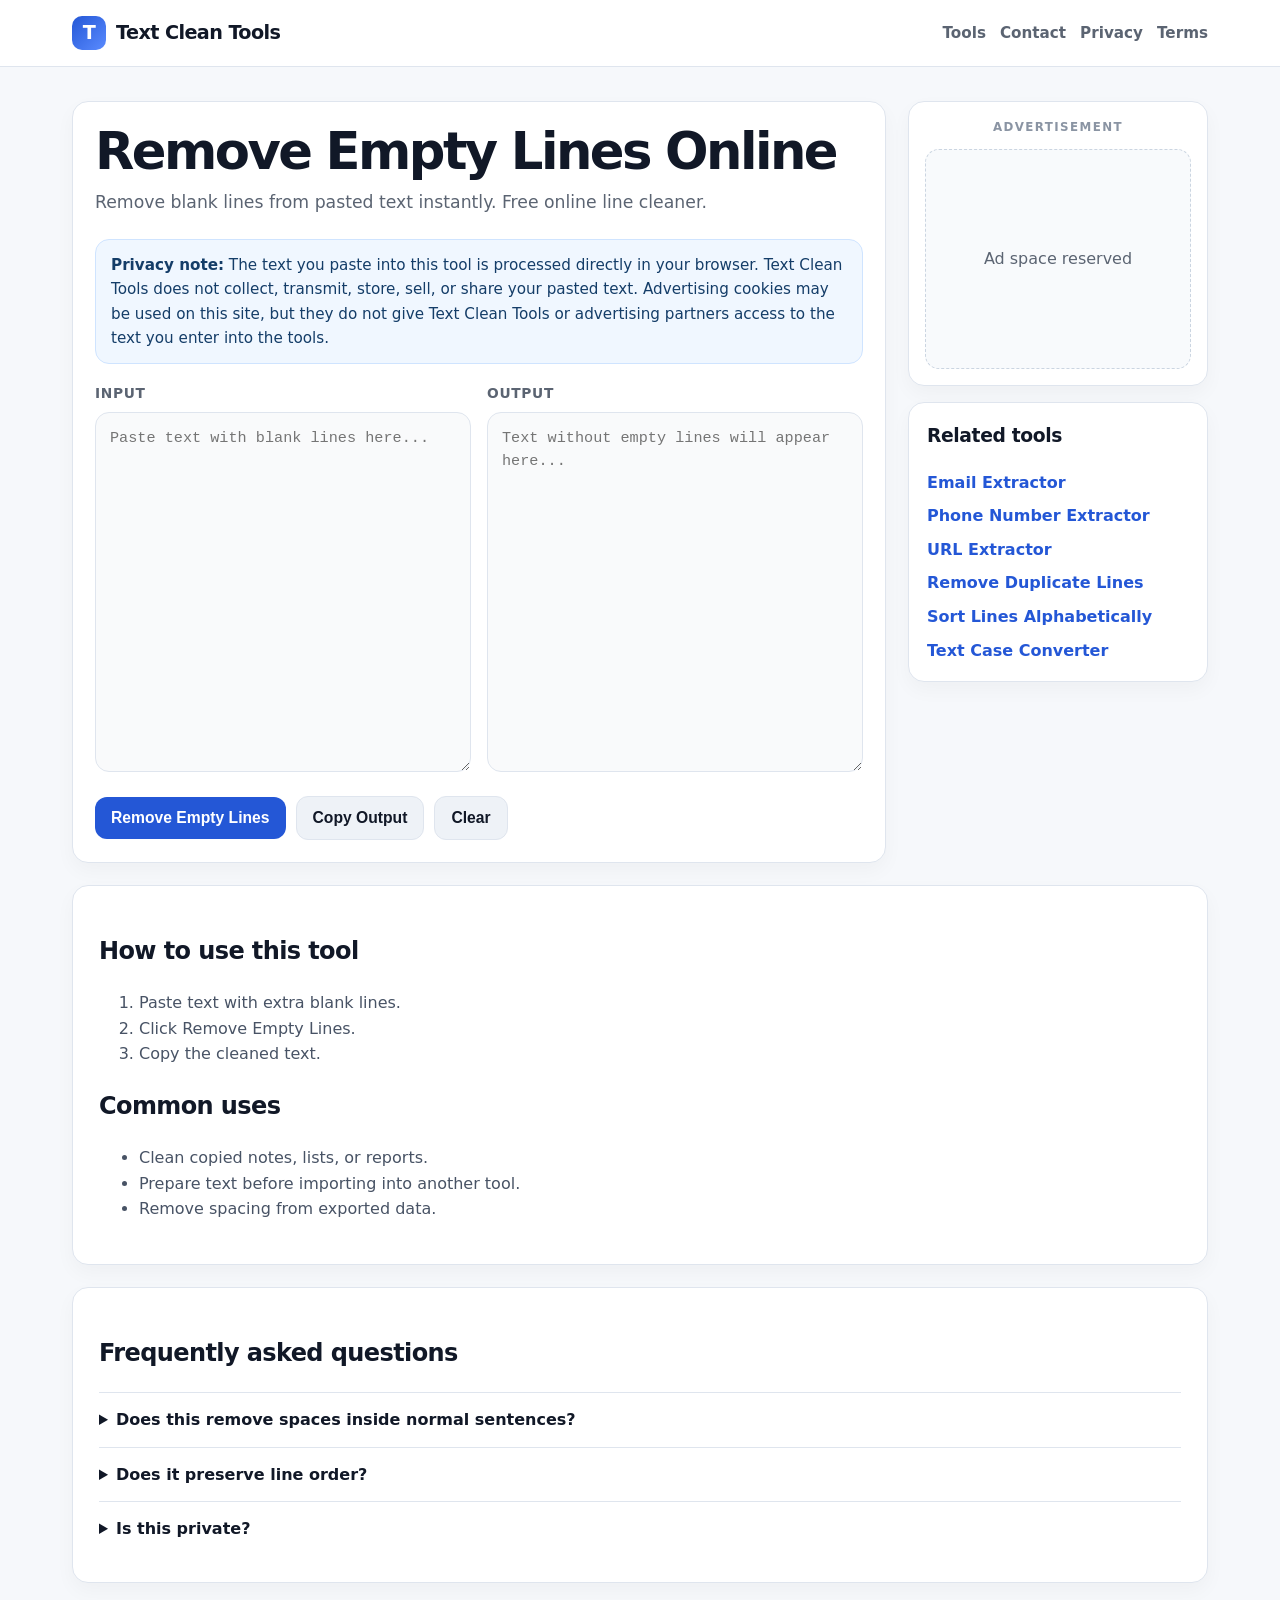
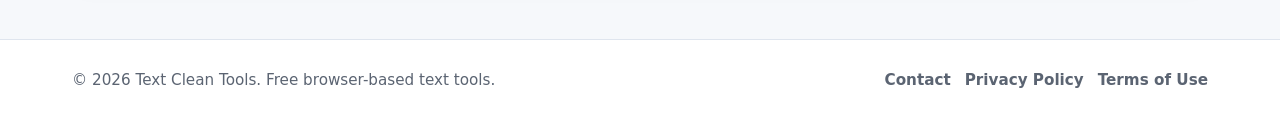
<file: tools/remove-empty-lines.html>
<!DOCTYPE html>
<html lang="en">
<head>
  <meta charset="UTF-8">
  <meta name="viewport" content="width=device-width, initial-scale=1.0">
  <link rel="icon" type="image/svg+xml" href="/assets/favicon.svg">
  <title>Remove Empty Lines Online - Free Text Cleaner</title>
  <meta name="description" content="Remove blank lines from pasted text instantly. Free online line cleaner.">
  <link rel="canonical" href="https://textcleantools.com/tools/remove-empty-lines.html">
  <link rel="stylesheet" href="/assets/styles.css">
  <script type="application/ld+json">{"@context": "https://schema.org", "@type": "WebSite", "name": "Text Clean Tools", "url": "https://textcleantools.com/", "description": "Free browser-based text cleaning tools."}</script>
  <script type="application/ld+json">{"@context": "https://schema.org", "@type": "SoftwareApplication", "name": "Remove Empty Lines", "applicationCategory": "UtilitiesApplication", "operatingSystem": "Any", "url": "https://textcleantools.com/tools/remove-empty-lines.html", "offers": {"@type": "Offer", "price": "0", "priceCurrency": "USD"}}</script>
</head>
<body data-tool="remove-empty-lines">
<header class="site-header">
  <div class="header-inner">
    <a class="logo" href="/"><span class="logo-mark">T</span><span>Text Clean Tools</span></a>
    <nav class="main-nav" aria-label="Main navigation">
      <a href="/#tools">Tools</a>
      <a href="/contact.html">Contact</a>
      <a href="/privacy.html">Privacy</a>
      <a href="/terms.html">Terms</a>
    </nav>
  </div>
</header>
<main class="container">
  <div class="tool-layout">
    <section class="tool-shell">
      <h1 class="tool-title">Remove Empty Lines Online</h1>
      <p class="tool-intro">Remove blank lines from pasted text instantly. Free online line cleaner.</p>
      <div class="privacy-note"><strong>Privacy note:</strong> The text you paste into this tool is processed directly in your browser. Text Clean Tools does not collect, transmit, store, sell, or share your pasted text. Advertising cookies may be used on this site, but they do not give Text Clean Tools or advertising partners access to the text you enter into the tools.</div>
      
      <div class="workspace">
        <div class="field"><label for="tool-input">Input</label><textarea id="tool-input" placeholder="Paste text with blank lines here..."></textarea></div>
        <div class="field"><label for="tool-output">Output</label><textarea id="tool-output" placeholder="Text without empty lines will appear here..." readonly></textarea></div>
      </div>
      <div class="tool-actions"><button class="btn btn-primary" id="run-tool" data-action="remove-empty-lines" type="button">Remove Empty Lines</button><button class="btn btn-secondary" id="copy-output" type="button">Copy Output</button><button class="btn btn-secondary" id="clear-tool" type="button">Clear</button><span class="status" id="status-message" role="status"></span></div>
    </section>
    <aside class="sidebar">
      <div class="ad-card"><div class="ad-label">Advertisement</div><div class="ad-placeholder">Ad space reserved</div></div>
      <div class="notice-card"><h3>Related tools</h3><ul class="related-list"><li><a href="/tools/email-extractor.html">Email Extractor</a></li>
<li><a href="/tools/phone-number-extractor.html">Phone Number Extractor</a></li>
<li><a href="/tools/url-extractor.html">URL Extractor</a></li>
<li><a href="/tools/remove-duplicate-lines.html">Remove Duplicate Lines</a></li>
<li><a href="/tools/sort-lines.html">Sort Lines Alphabetically</a></li>
<li><a href="/tools/text-case-converter.html">Text Case Converter</a></li></ul></div>
    </aside>
  </div>
  <section class="content-card">
    <h2>How to use this tool</h2><ol><li>Paste text with extra blank lines.</li><li>Click Remove Empty Lines.</li><li>Copy the cleaned text.</li></ol>
    <h2>Common uses</h2><ul><li>Clean copied notes, lists, or reports.</li><li>Prepare text before importing into another tool.</li><li>Remove spacing from exported data.</li></ul>
  </section>
  <section class="content-card faq">
    <h2>Frequently asked questions</h2><details><summary>Does this remove spaces inside normal sentences?</summary><p>No. It removes lines that are empty or contain only whitespace.</p></details><details><summary>Does it preserve line order?</summary><p>Yes. Non-empty lines stay in their original order.</p></details><details><summary>Is this private?</summary><p>Yes. The tool runs in your browser and does not send pasted text to Text Clean Tools servers.</p></details>
  </section>
</main>
<footer class="site-footer">
  <div class="footer-inner">
    <div>&copy; 2026 Text Clean Tools. Free browser-based text tools.</div>
    <div class="footer-links">
      <a href="/contact.html">Contact</a>
      <a href="/privacy.html">Privacy Policy</a>
      <a href="/terms.html">Terms of Use</a>
    </div>
  </div>
</footer>
<script src="/assets/app.js"></script>
</body>
</html>
</file>
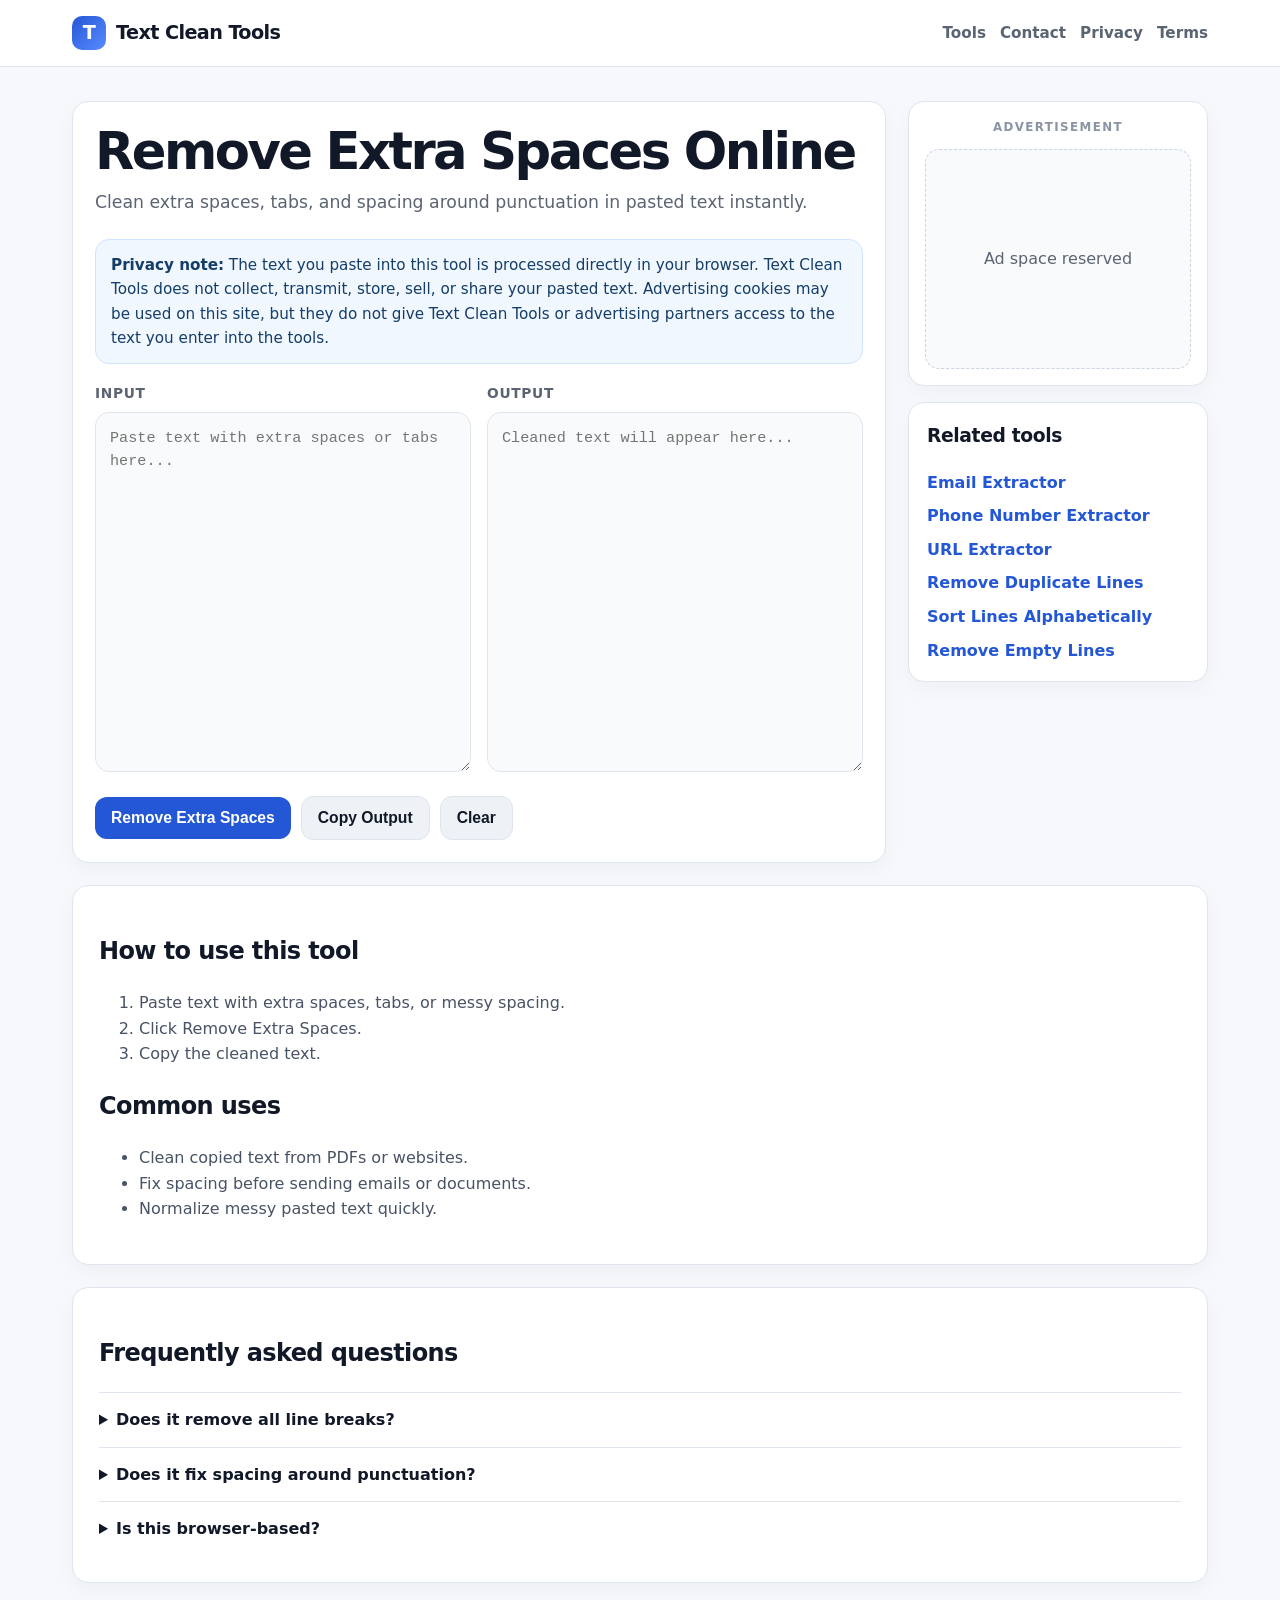
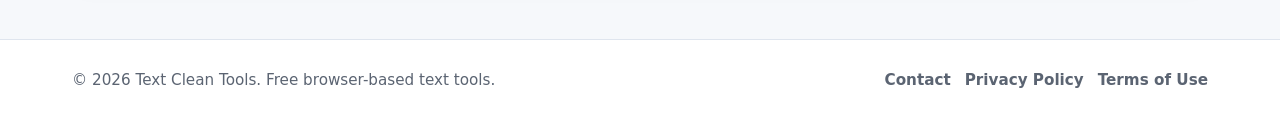
<file: tools/remove-extra-spaces.html>
<!DOCTYPE html>
<html lang="en">
<head>
  <meta charset="UTF-8">
  <meta name="viewport" content="width=device-width, initial-scale=1.0">
  <link rel="icon" type="image/svg+xml" href="/assets/favicon.svg">
  <title>Remove Extra Spaces Online - Free Whitespace Cleaner</title>
  <meta name="description" content="Clean extra spaces, tabs, and spacing around punctuation in pasted text instantly.">
  <link rel="canonical" href="https://textcleantools.com/tools/remove-extra-spaces.html">
  <link rel="stylesheet" href="/assets/styles.css">
  <script type="application/ld+json">{"@context": "https://schema.org", "@type": "WebSite", "name": "Text Clean Tools", "url": "https://textcleantools.com/", "description": "Free browser-based text cleaning tools."}</script>
  <script type="application/ld+json">{"@context": "https://schema.org", "@type": "SoftwareApplication", "name": "Remove Extra Spaces", "applicationCategory": "UtilitiesApplication", "operatingSystem": "Any", "url": "https://textcleantools.com/tools/remove-extra-spaces.html", "offers": {"@type": "Offer", "price": "0", "priceCurrency": "USD"}}</script>
</head>
<body data-tool="remove-extra-spaces">
<header class="site-header">
  <div class="header-inner">
    <a class="logo" href="/"><span class="logo-mark">T</span><span>Text Clean Tools</span></a>
    <nav class="main-nav" aria-label="Main navigation">
      <a href="/#tools">Tools</a>
      <a href="/contact.html">Contact</a>
      <a href="/privacy.html">Privacy</a>
      <a href="/terms.html">Terms</a>
    </nav>
  </div>
</header>
<main class="container">
  <div class="tool-layout">
    <section class="tool-shell">
      <h1 class="tool-title">Remove Extra Spaces Online</h1>
      <p class="tool-intro">Clean extra spaces, tabs, and spacing around punctuation in pasted text instantly.</p>
      <div class="privacy-note"><strong>Privacy note:</strong> The text you paste into this tool is processed directly in your browser. Text Clean Tools does not collect, transmit, store, sell, or share your pasted text. Advertising cookies may be used on this site, but they do not give Text Clean Tools or advertising partners access to the text you enter into the tools.</div>
      
      <div class="workspace">
        <div class="field"><label for="tool-input">Input</label><textarea id="tool-input" placeholder="Paste text with extra spaces or tabs here..."></textarea></div>
        <div class="field"><label for="tool-output">Output</label><textarea id="tool-output" placeholder="Cleaned text will appear here..." readonly></textarea></div>
      </div>
      <div class="tool-actions"><button class="btn btn-primary" id="run-tool" data-action="remove-extra-spaces" type="button">Remove Extra Spaces</button><button class="btn btn-secondary" id="copy-output" type="button">Copy Output</button><button class="btn btn-secondary" id="clear-tool" type="button">Clear</button><span class="status" id="status-message" role="status"></span></div>
    </section>
    <aside class="sidebar">
      <div class="ad-card"><div class="ad-label">Advertisement</div><div class="ad-placeholder">Ad space reserved</div></div>
      <div class="notice-card"><h3>Related tools</h3><ul class="related-list"><li><a href="/tools/email-extractor.html">Email Extractor</a></li>
<li><a href="/tools/phone-number-extractor.html">Phone Number Extractor</a></li>
<li><a href="/tools/url-extractor.html">URL Extractor</a></li>
<li><a href="/tools/remove-duplicate-lines.html">Remove Duplicate Lines</a></li>
<li><a href="/tools/sort-lines.html">Sort Lines Alphabetically</a></li>
<li><a href="/tools/remove-empty-lines.html">Remove Empty Lines</a></li></ul></div>
    </aside>
  </div>
  <section class="content-card">
    <h2>How to use this tool</h2><ol><li>Paste text with extra spaces, tabs, or messy spacing.</li><li>Click Remove Extra Spaces.</li><li>Copy the cleaned text.</li></ol>
    <h2>Common uses</h2><ul><li>Clean copied text from PDFs or websites.</li><li>Fix spacing before sending emails or documents.</li><li>Normalize messy pasted text quickly.</li></ul>
  </section>
  <section class="content-card faq">
    <h2>Frequently asked questions</h2><details><summary>Does it remove all line breaks?</summary><p>No. It cleans extra spaces and tabs while preserving meaningful line breaks.</p></details><details><summary>Does it fix spacing around punctuation?</summary><p>Yes. It removes extra spaces before punctuation and around brackets.</p></details><details><summary>Is this browser-based?</summary><p>Yes. The cleanup runs directly in your browser.</p></details>
  </section>
</main>
<footer class="site-footer">
  <div class="footer-inner">
    <div>&copy; 2026 Text Clean Tools. Free browser-based text tools.</div>
    <div class="footer-links">
      <a href="/contact.html">Contact</a>
      <a href="/privacy.html">Privacy Policy</a>
      <a href="/terms.html">Terms of Use</a>
    </div>
  </div>
</footer>
<script src="/assets/app.js"></script>
</body>
</html>
</file>
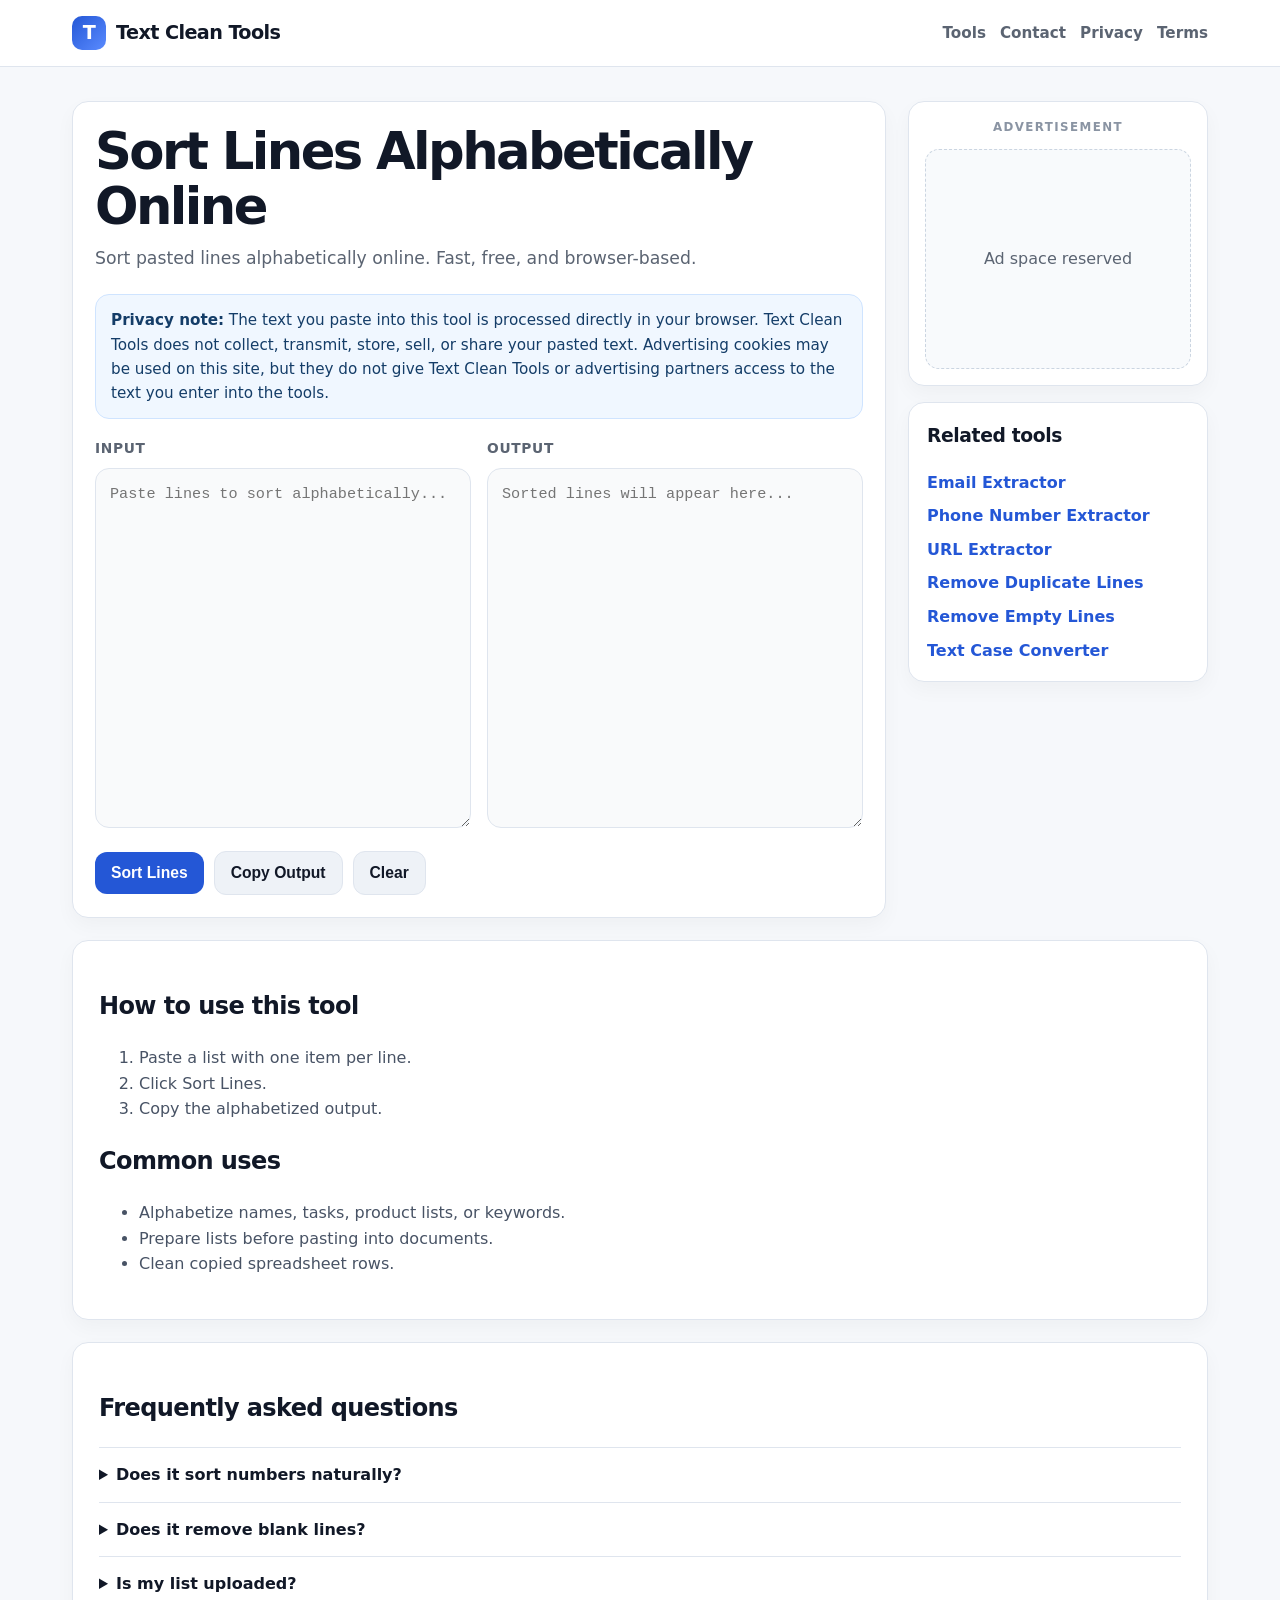
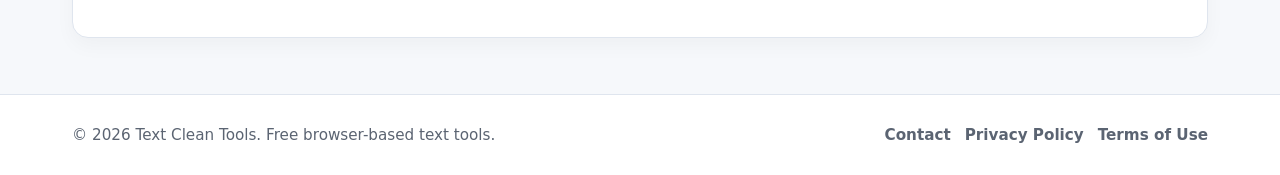
<file: tools/sort-lines.html>
<!DOCTYPE html>
<html lang="en">
<head>
  <meta charset="UTF-8">
  <meta name="viewport" content="width=device-width, initial-scale=1.0">
  <link rel="icon" type="image/svg+xml" href="/assets/favicon.svg">
  <title>Sort Lines Alphabetically Online - Free Text Sorter</title>
  <meta name="description" content="Sort pasted lines alphabetically online. Fast, free, and browser-based.">
  <link rel="canonical" href="https://textcleantools.com/tools/sort-lines.html">
  <link rel="stylesheet" href="/assets/styles.css">
  <script type="application/ld+json">{"@context": "https://schema.org", "@type": "WebSite", "name": "Text Clean Tools", "url": "https://textcleantools.com/", "description": "Free browser-based text cleaning tools."}</script>
  <script type="application/ld+json">{"@context": "https://schema.org", "@type": "SoftwareApplication", "name": "Sort Lines Alphabetically", "applicationCategory": "UtilitiesApplication", "operatingSystem": "Any", "url": "https://textcleantools.com/tools/sort-lines.html", "offers": {"@type": "Offer", "price": "0", "priceCurrency": "USD"}}</script>
</head>
<body data-tool="sort-lines">
<header class="site-header">
  <div class="header-inner">
    <a class="logo" href="/"><span class="logo-mark">T</span><span>Text Clean Tools</span></a>
    <nav class="main-nav" aria-label="Main navigation">
      <a href="/#tools">Tools</a>
      <a href="/contact.html">Contact</a>
      <a href="/privacy.html">Privacy</a>
      <a href="/terms.html">Terms</a>
    </nav>
  </div>
</header>
<main class="container">
  <div class="tool-layout">
    <section class="tool-shell">
      <h1 class="tool-title">Sort Lines Alphabetically Online</h1>
      <p class="tool-intro">Sort pasted lines alphabetically online. Fast, free, and browser-based.</p>
      <div class="privacy-note"><strong>Privacy note:</strong> The text you paste into this tool is processed directly in your browser. Text Clean Tools does not collect, transmit, store, sell, or share your pasted text. Advertising cookies may be used on this site, but they do not give Text Clean Tools or advertising partners access to the text you enter into the tools.</div>
      
      <div class="workspace">
        <div class="field"><label for="tool-input">Input</label><textarea id="tool-input" placeholder="Paste lines to sort alphabetically..."></textarea></div>
        <div class="field"><label for="tool-output">Output</label><textarea id="tool-output" placeholder="Sorted lines will appear here..." readonly></textarea></div>
      </div>
      <div class="tool-actions"><button class="btn btn-primary" id="run-tool" data-action="sort-lines" type="button">Sort Lines</button><button class="btn btn-secondary" id="copy-output" type="button">Copy Output</button><button class="btn btn-secondary" id="clear-tool" type="button">Clear</button><span class="status" id="status-message" role="status"></span></div>
    </section>
    <aside class="sidebar">
      <div class="ad-card"><div class="ad-label">Advertisement</div><div class="ad-placeholder">Ad space reserved</div></div>
      <div class="notice-card"><h3>Related tools</h3><ul class="related-list"><li><a href="/tools/email-extractor.html">Email Extractor</a></li>
<li><a href="/tools/phone-number-extractor.html">Phone Number Extractor</a></li>
<li><a href="/tools/url-extractor.html">URL Extractor</a></li>
<li><a href="/tools/remove-duplicate-lines.html">Remove Duplicate Lines</a></li>
<li><a href="/tools/remove-empty-lines.html">Remove Empty Lines</a></li>
<li><a href="/tools/text-case-converter.html">Text Case Converter</a></li></ul></div>
    </aside>
  </div>
  <section class="content-card">
    <h2>How to use this tool</h2><ol><li>Paste a list with one item per line.</li><li>Click Sort Lines.</li><li>Copy the alphabetized output.</li></ol>
    <h2>Common uses</h2><ul><li>Alphabetize names, tasks, product lists, or keywords.</li><li>Prepare lists before pasting into documents.</li><li>Clean copied spreadsheet rows.</li></ul>
  </section>
  <section class="content-card faq">
    <h2>Frequently asked questions</h2><details><summary>Does it sort numbers naturally?</summary><p>Yes. The sorter uses numeric-aware sorting where possible, so item 2 sorts before item 10.</p></details><details><summary>Does it remove blank lines?</summary><p>Yes. Empty lines are removed before sorting.</p></details><details><summary>Is my list uploaded?</summary><p>No. Sorting is performed in your browser.</p></details>
  </section>
</main>
<footer class="site-footer">
  <div class="footer-inner">
    <div>&copy; 2026 Text Clean Tools. Free browser-based text tools.</div>
    <div class="footer-links">
      <a href="/contact.html">Contact</a>
      <a href="/privacy.html">Privacy Policy</a>
      <a href="/terms.html">Terms of Use</a>
    </div>
  </div>
</footer>
<script src="/assets/app.js"></script>
</body>
</html>
</file>
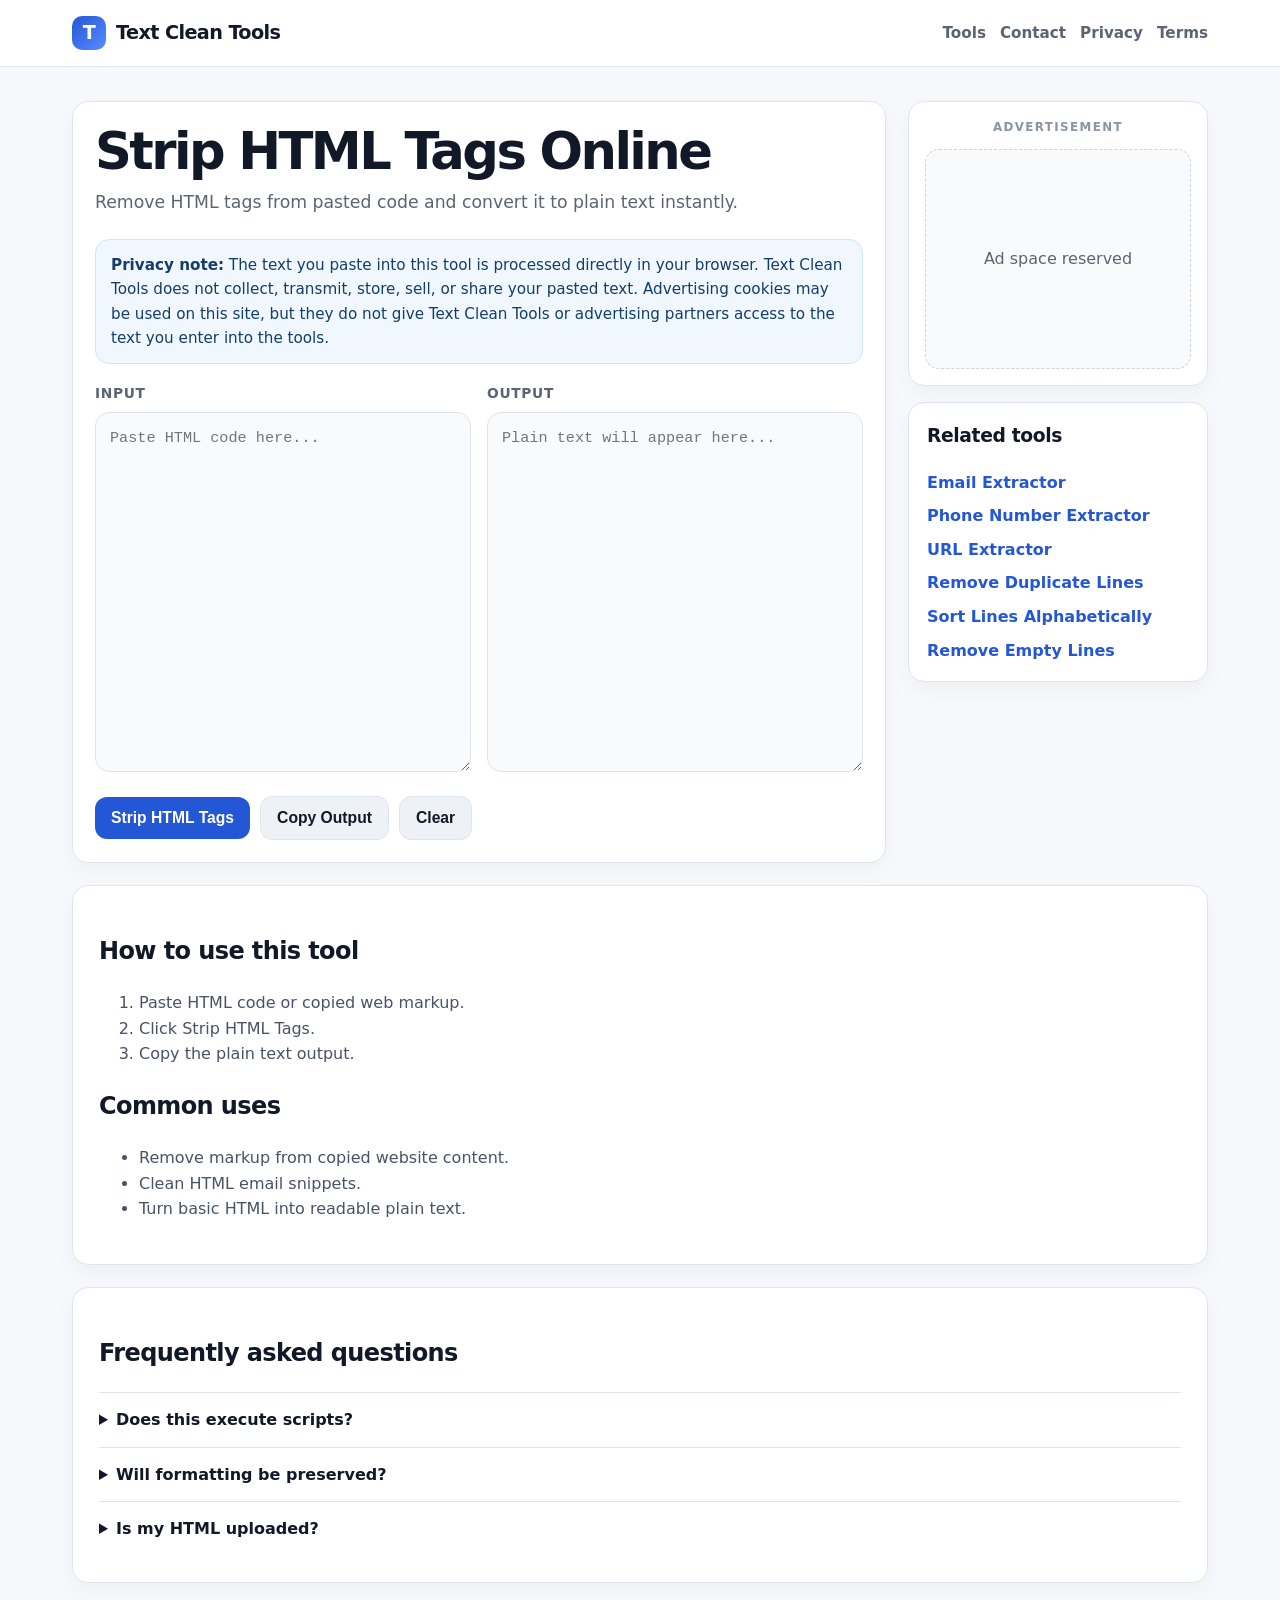
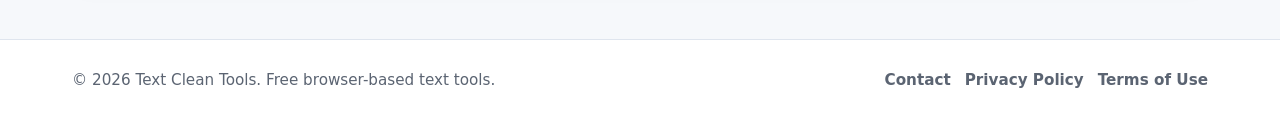
<file: tools/strip-html.html>
<!DOCTYPE html>
<html lang="en">
<head>
  <meta charset="UTF-8">
  <meta name="viewport" content="width=device-width, initial-scale=1.0">
  <link rel="icon" type="image/svg+xml" href="/assets/favicon.svg">
  <title>Strip HTML Tags Online - Convert HTML to Plain Text</title>
  <meta name="description" content="Remove HTML tags from pasted code and convert it to plain text instantly.">
  <link rel="canonical" href="https://textcleantools.com/tools/strip-html.html">
  <link rel="stylesheet" href="/assets/styles.css">
  <script type="application/ld+json">{"@context": "https://schema.org", "@type": "WebSite", "name": "Text Clean Tools", "url": "https://textcleantools.com/", "description": "Free browser-based text cleaning tools."}</script>
  <script type="application/ld+json">{"@context": "https://schema.org", "@type": "SoftwareApplication", "name": "Strip HTML Tags", "applicationCategory": "UtilitiesApplication", "operatingSystem": "Any", "url": "https://textcleantools.com/tools/strip-html.html", "offers": {"@type": "Offer", "price": "0", "priceCurrency": "USD"}}</script>
</head>
<body data-tool="strip-html">
<header class="site-header">
  <div class="header-inner">
    <a class="logo" href="/"><span class="logo-mark">T</span><span>Text Clean Tools</span></a>
    <nav class="main-nav" aria-label="Main navigation">
      <a href="/#tools">Tools</a>
      <a href="/contact.html">Contact</a>
      <a href="/privacy.html">Privacy</a>
      <a href="/terms.html">Terms</a>
    </nav>
  </div>
</header>
<main class="container">
  <div class="tool-layout">
    <section class="tool-shell">
      <h1 class="tool-title">Strip HTML Tags Online</h1>
      <p class="tool-intro">Remove HTML tags from pasted code and convert it to plain text instantly.</p>
      <div class="privacy-note"><strong>Privacy note:</strong> The text you paste into this tool is processed directly in your browser. Text Clean Tools does not collect, transmit, store, sell, or share your pasted text. Advertising cookies may be used on this site, but they do not give Text Clean Tools or advertising partners access to the text you enter into the tools.</div>
      
      <div class="workspace">
        <div class="field"><label for="tool-input">Input</label><textarea id="tool-input" placeholder="Paste HTML code here..."></textarea></div>
        <div class="field"><label for="tool-output">Output</label><textarea id="tool-output" placeholder="Plain text will appear here..." readonly></textarea></div>
      </div>
      <div class="tool-actions"><button class="btn btn-primary" id="run-tool" data-action="strip-html" type="button">Strip HTML Tags</button><button class="btn btn-secondary" id="copy-output" type="button">Copy Output</button><button class="btn btn-secondary" id="clear-tool" type="button">Clear</button><span class="status" id="status-message" role="status"></span></div>
    </section>
    <aside class="sidebar">
      <div class="ad-card"><div class="ad-label">Advertisement</div><div class="ad-placeholder">Ad space reserved</div></div>
      <div class="notice-card"><h3>Related tools</h3><ul class="related-list"><li><a href="/tools/email-extractor.html">Email Extractor</a></li>
<li><a href="/tools/phone-number-extractor.html">Phone Number Extractor</a></li>
<li><a href="/tools/url-extractor.html">URL Extractor</a></li>
<li><a href="/tools/remove-duplicate-lines.html">Remove Duplicate Lines</a></li>
<li><a href="/tools/sort-lines.html">Sort Lines Alphabetically</a></li>
<li><a href="/tools/remove-empty-lines.html">Remove Empty Lines</a></li></ul></div>
    </aside>
  </div>
  <section class="content-card">
    <h2>How to use this tool</h2><ol><li>Paste HTML code or copied web markup.</li><li>Click Strip HTML Tags.</li><li>Copy the plain text output.</li></ol>
    <h2>Common uses</h2><ul><li>Remove markup from copied website content.</li><li>Clean HTML email snippets.</li><li>Turn basic HTML into readable plain text.</li></ul>
  </section>
  <section class="content-card faq">
    <h2>Frequently asked questions</h2><details><summary>Does this execute scripts?</summary><p>No. The tool parses HTML as text in the browser and returns readable text content.</p></details><details><summary>Will formatting be preserved?</summary><p>No. The purpose is to remove markup and return plain text.</p></details><details><summary>Is my HTML uploaded?</summary><p>No. The stripping process runs locally in your browser.</p></details>
  </section>
</main>
<footer class="site-footer">
  <div class="footer-inner">
    <div>&copy; 2026 Text Clean Tools. Free browser-based text tools.</div>
    <div class="footer-links">
      <a href="/contact.html">Contact</a>
      <a href="/privacy.html">Privacy Policy</a>
      <a href="/terms.html">Terms of Use</a>
    </div>
  </div>
</footer>
<script src="/assets/app.js"></script>
</body>
</html>
</file>
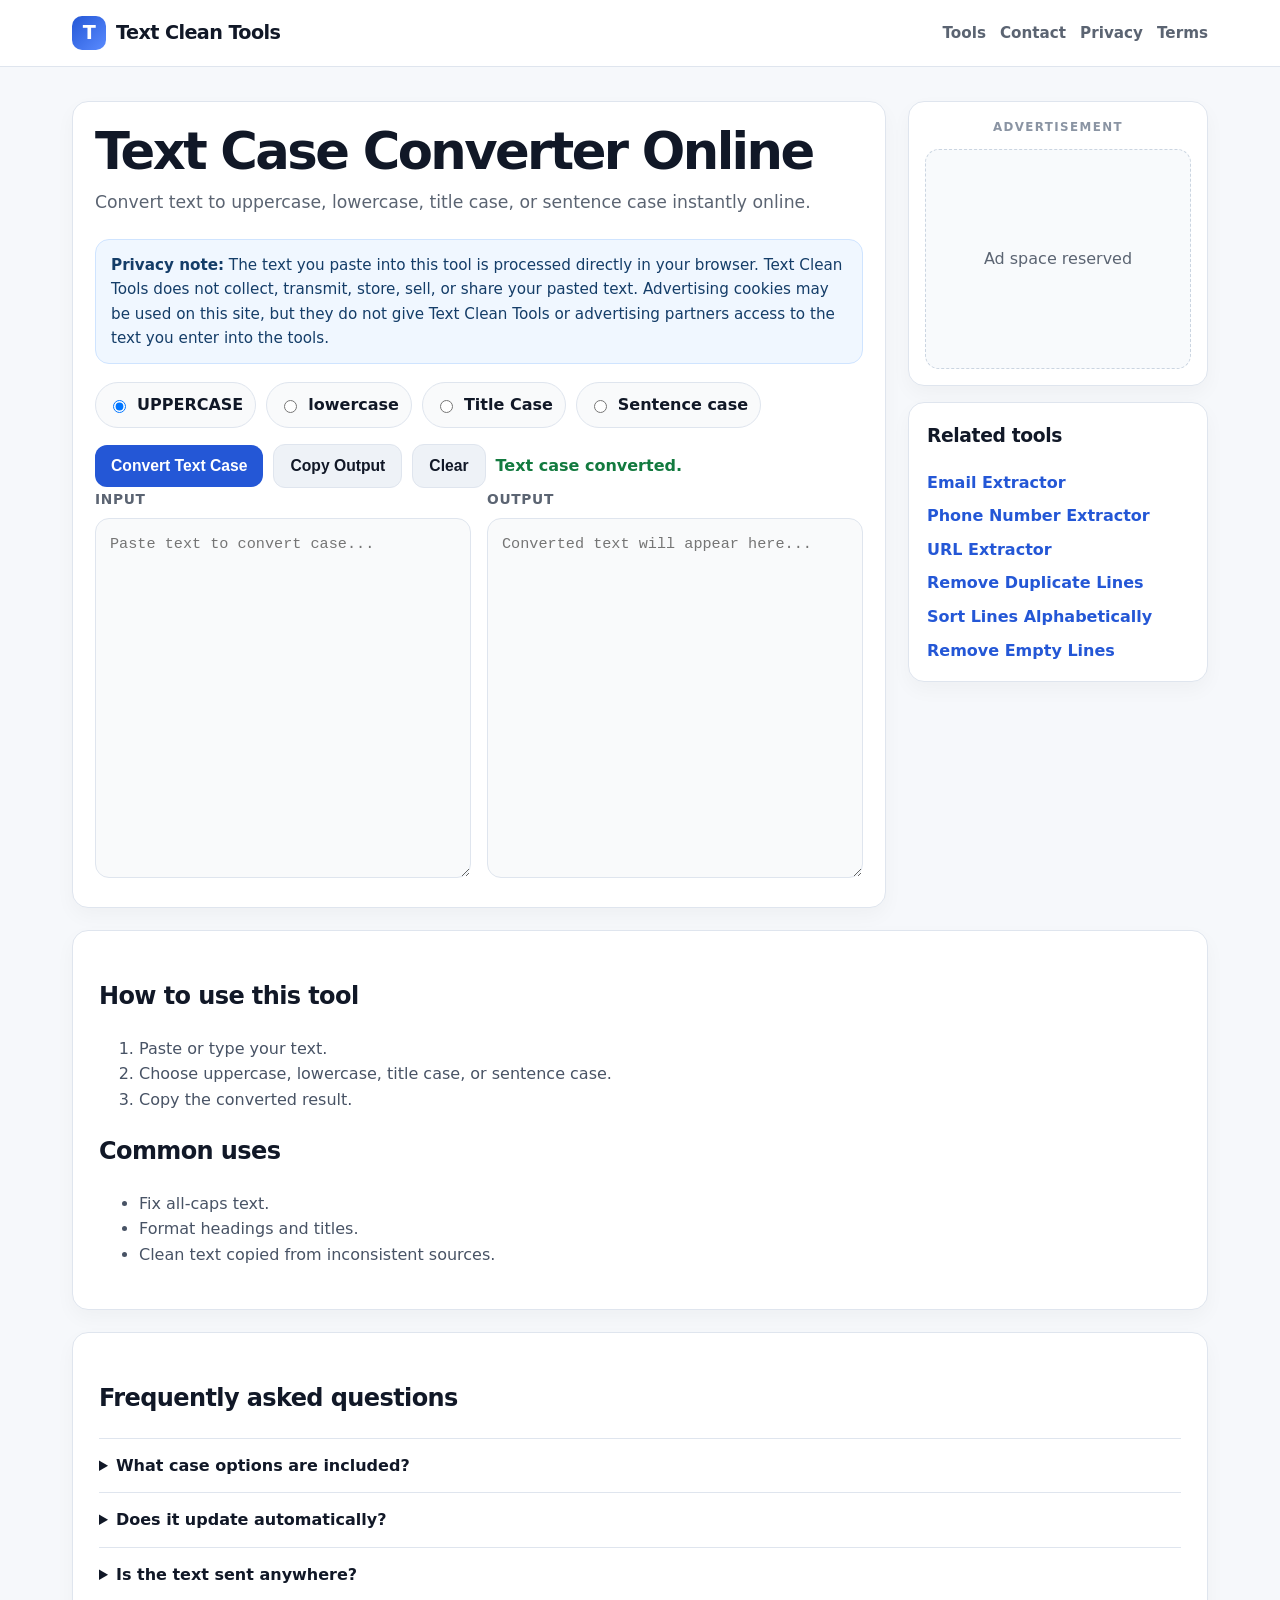
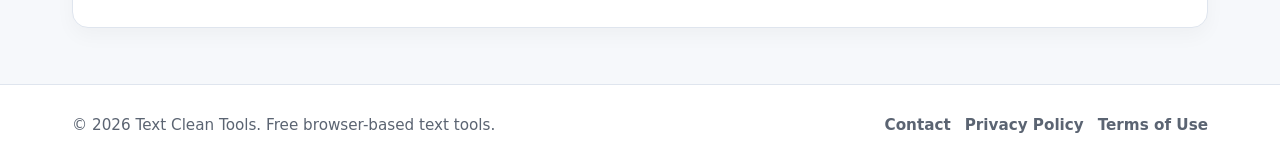
<file: tools/text-case-converter.html>
<!DOCTYPE html>
<html lang="en">
<head>
  <meta charset="UTF-8">
  <meta name="viewport" content="width=device-width, initial-scale=1.0">
  <link rel="icon" type="image/svg+xml" href="/assets/favicon.svg">
  <title>Text Case Converter Online - Uppercase, Lowercase, Title Case</title>
  <meta name="description" content="Convert text to uppercase, lowercase, title case, or sentence case instantly online.">
  <link rel="canonical" href="https://textcleantools.com/tools/text-case-converter.html">
  <link rel="stylesheet" href="/assets/styles.css">
  <script type="application/ld+json">{"@context": "https://schema.org", "@type": "WebSite", "name": "Text Clean Tools", "url": "https://textcleantools.com/", "description": "Free browser-based text cleaning tools."}</script>
  <script type="application/ld+json">{"@context": "https://schema.org", "@type": "SoftwareApplication", "name": "Text Case Converter", "applicationCategory": "UtilitiesApplication", "operatingSystem": "Any", "url": "https://textcleantools.com/tools/text-case-converter.html", "offers": {"@type": "Offer", "price": "0", "priceCurrency": "USD"}}</script>
</head>
<body data-tool="text-case-converter">
<header class="site-header">
  <div class="header-inner">
    <a class="logo" href="/"><span class="logo-mark">T</span><span>Text Clean Tools</span></a>
    <nav class="main-nav" aria-label="Main navigation">
      <a href="/#tools">Tools</a>
      <a href="/contact.html">Contact</a>
      <a href="/privacy.html">Privacy</a>
      <a href="/terms.html">Terms</a>
    </nav>
  </div>
</header>
<main class="container">
  <div class="tool-layout">
    <section class="tool-shell">
      <h1 class="tool-title">Text Case Converter Online</h1>
      <p class="tool-intro">Convert text to uppercase, lowercase, title case, or sentence case instantly online.</p>
      <div class="privacy-note"><strong>Privacy note:</strong> The text you paste into this tool is processed directly in your browser. Text Clean Tools does not collect, transmit, store, sell, or share your pasted text. Advertising cookies may be used on this site, but they do not give Text Clean Tools or advertising partners access to the text you enter into the tools.</div>
      <div class="case-options" aria-label="Case options">
  <label><input type="radio" name="case-mode" value="upper" checked> UPPERCASE</label>
  <label><input type="radio" name="case-mode" value="lower"> lowercase</label>
  <label><input type="radio" name="case-mode" value="title"> Title Case</label>
  <label><input type="radio" name="case-mode" value="sentence"> Sentence case</label>
</div>
<div class="tool-actions"><button class="btn btn-primary" id="convert-case" type="button">Convert Text Case</button><button class="btn btn-secondary" id="copy-output" type="button">Copy Output</button><button class="btn btn-secondary" id="clear-tool" type="button">Clear</button><span class="status" id="status-message" role="status"></span></div>
      <div class="workspace">
        <div class="field"><label for="tool-input">Input</label><textarea id="tool-input" placeholder="Paste text to convert case..."></textarea></div>
        <div class="field"><label for="tool-output">Output</label><textarea id="tool-output" placeholder="Converted text will appear here..." readonly></textarea></div>
      </div>
      
    </section>
    <aside class="sidebar">
      <div class="ad-card"><div class="ad-label">Advertisement</div><div class="ad-placeholder">Ad space reserved</div></div>
      <div class="notice-card"><h3>Related tools</h3><ul class="related-list"><li><a href="/tools/email-extractor.html">Email Extractor</a></li>
<li><a href="/tools/phone-number-extractor.html">Phone Number Extractor</a></li>
<li><a href="/tools/url-extractor.html">URL Extractor</a></li>
<li><a href="/tools/remove-duplicate-lines.html">Remove Duplicate Lines</a></li>
<li><a href="/tools/sort-lines.html">Sort Lines Alphabetically</a></li>
<li><a href="/tools/remove-empty-lines.html">Remove Empty Lines</a></li></ul></div>
    </aside>
  </div>
  <section class="content-card">
    <h2>How to use this tool</h2><ol><li>Paste or type your text.</li><li>Choose uppercase, lowercase, title case, or sentence case.</li><li>Copy the converted result.</li></ol>
    <h2>Common uses</h2><ul><li>Fix all-caps text.</li><li>Format headings and titles.</li><li>Clean text copied from inconsistent sources.</li></ul>
  </section>
  <section class="content-card faq">
    <h2>Frequently asked questions</h2><details><summary>What case options are included?</summary><p>Uppercase, lowercase, title case, and sentence case.</p></details><details><summary>Does it update automatically?</summary><p>Yes. The output updates as you type or change the selected case option.</p></details><details><summary>Is the text sent anywhere?</summary><p>No. Case conversion runs locally in your browser.</p></details>
  </section>
</main>
<footer class="site-footer">
  <div class="footer-inner">
    <div>&copy; 2026 Text Clean Tools. Free browser-based text tools.</div>
    <div class="footer-links">
      <a href="/contact.html">Contact</a>
      <a href="/privacy.html">Privacy Policy</a>
      <a href="/terms.html">Terms of Use</a>
    </div>
  </div>
</footer>
<script src="/assets/app.js"></script>
</body>
</html>
</file>
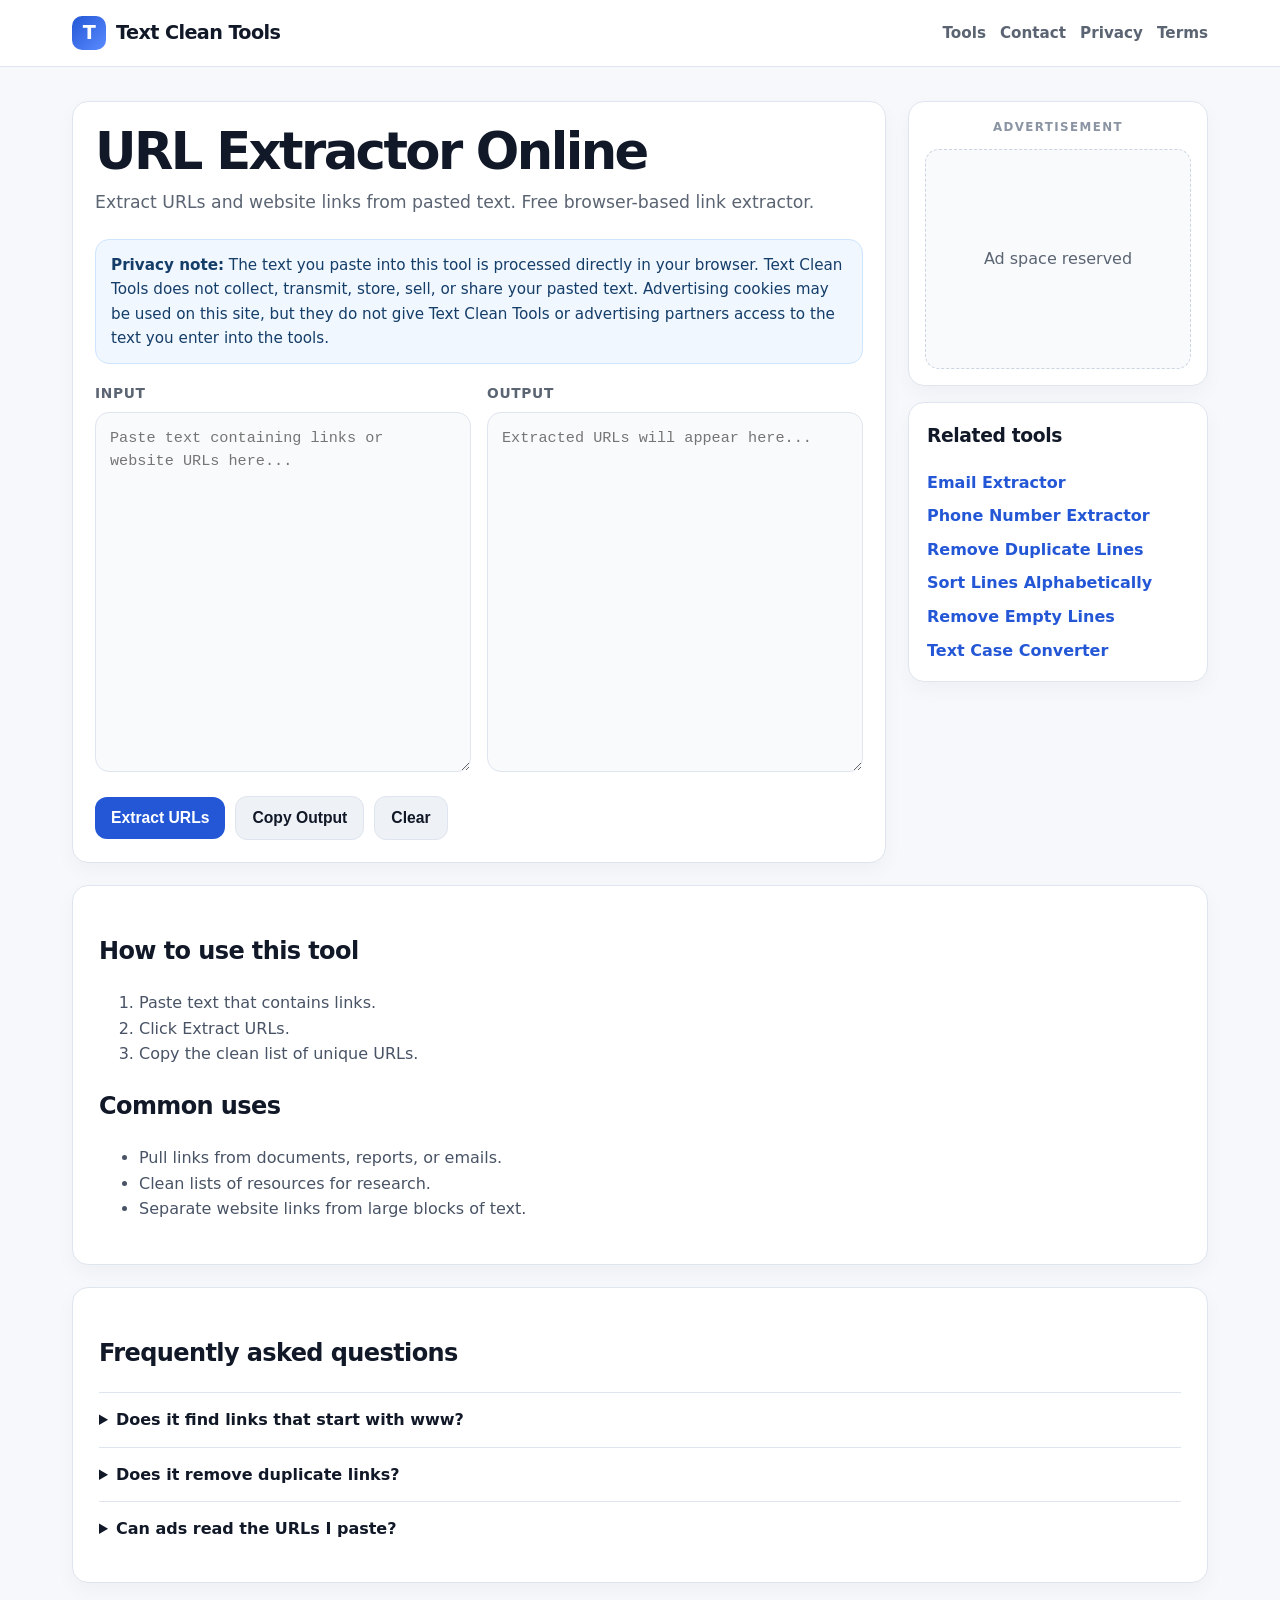
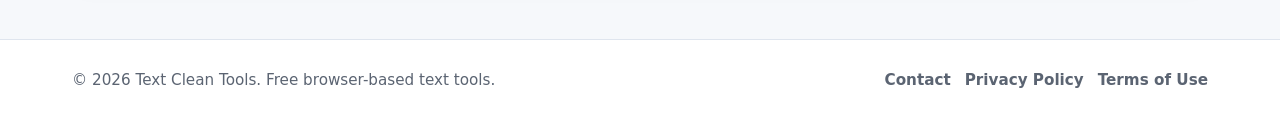
<file: tools/url-extractor.html>
<!DOCTYPE html>
<html lang="en">
<head>
  <meta charset="UTF-8">
  <meta name="viewport" content="width=device-width, initial-scale=1.0">
  <link rel="icon" type="image/svg+xml" href="/assets/favicon.svg">
  <title>URL Extractor Online - Extract Links From Text</title>
  <meta name="description" content="Extract URLs and website links from pasted text. Free browser-based link extractor.">
  <link rel="canonical" href="https://textcleantools.com/tools/url-extractor.html">
  <link rel="stylesheet" href="/assets/styles.css">
  <script type="application/ld+json">{"@context": "https://schema.org", "@type": "WebSite", "name": "Text Clean Tools", "url": "https://textcleantools.com/", "description": "Free browser-based text cleaning tools."}</script>
  <script type="application/ld+json">{"@context": "https://schema.org", "@type": "SoftwareApplication", "name": "URL Extractor", "applicationCategory": "UtilitiesApplication", "operatingSystem": "Any", "url": "https://textcleantools.com/tools/url-extractor.html", "offers": {"@type": "Offer", "price": "0", "priceCurrency": "USD"}}</script>
</head>
<body data-tool="url-extractor">
<header class="site-header">
  <div class="header-inner">
    <a class="logo" href="/"><span class="logo-mark">T</span><span>Text Clean Tools</span></a>
    <nav class="main-nav" aria-label="Main navigation">
      <a href="/#tools">Tools</a>
      <a href="/contact.html">Contact</a>
      <a href="/privacy.html">Privacy</a>
      <a href="/terms.html">Terms</a>
    </nav>
  </div>
</header>
<main class="container">
  <div class="tool-layout">
    <section class="tool-shell">
      <h1 class="tool-title">URL Extractor Online</h1>
      <p class="tool-intro">Extract URLs and website links from pasted text. Free browser-based link extractor.</p>
      <div class="privacy-note"><strong>Privacy note:</strong> The text you paste into this tool is processed directly in your browser. Text Clean Tools does not collect, transmit, store, sell, or share your pasted text. Advertising cookies may be used on this site, but they do not give Text Clean Tools or advertising partners access to the text you enter into the tools.</div>
      
      <div class="workspace">
        <div class="field"><label for="tool-input">Input</label><textarea id="tool-input" placeholder="Paste text containing links or website URLs here..."></textarea></div>
        <div class="field"><label for="tool-output">Output</label><textarea id="tool-output" placeholder="Extracted URLs will appear here..." readonly></textarea></div>
      </div>
      <div class="tool-actions"><button class="btn btn-primary" id="run-tool" data-action="extract-urls" type="button">Extract URLs</button><button class="btn btn-secondary" id="copy-output" type="button">Copy Output</button><button class="btn btn-secondary" id="clear-tool" type="button">Clear</button><span class="status" id="status-message" role="status"></span></div>
    </section>
    <aside class="sidebar">
      <div class="ad-card"><div class="ad-label">Advertisement</div><div class="ad-placeholder">Ad space reserved</div></div>
      <div class="notice-card"><h3>Related tools</h3><ul class="related-list"><li><a href="/tools/email-extractor.html">Email Extractor</a></li>
<li><a href="/tools/phone-number-extractor.html">Phone Number Extractor</a></li>
<li><a href="/tools/remove-duplicate-lines.html">Remove Duplicate Lines</a></li>
<li><a href="/tools/sort-lines.html">Sort Lines Alphabetically</a></li>
<li><a href="/tools/remove-empty-lines.html">Remove Empty Lines</a></li>
<li><a href="/tools/text-case-converter.html">Text Case Converter</a></li></ul></div>
    </aside>
  </div>
  <section class="content-card">
    <h2>How to use this tool</h2><ol><li>Paste text that contains links.</li><li>Click Extract URLs.</li><li>Copy the clean list of unique URLs.</li></ol>
    <h2>Common uses</h2><ul><li>Pull links from documents, reports, or emails.</li><li>Clean lists of resources for research.</li><li>Separate website links from large blocks of text.</li></ul>
  </section>
  <section class="content-card faq">
    <h2>Frequently asked questions</h2><details><summary>Does it find links that start with www?</summary><p>Yes. It detects common links starting with http, https, or www, plus many plain domain-style links.</p></details><details><summary>Does it remove duplicate links?</summary><p>Yes. Duplicate URLs are removed while preserving the first occurrence.</p></details><details><summary>Can ads read the URLs I paste?</summary><p>No. Advertising cookies do not give Text Clean Tools or advertising partners access to the text entered into the tool.</p></details>
  </section>
</main>
<footer class="site-footer">
  <div class="footer-inner">
    <div>&copy; 2026 Text Clean Tools. Free browser-based text tools.</div>
    <div class="footer-links">
      <a href="/contact.html">Contact</a>
      <a href="/privacy.html">Privacy Policy</a>
      <a href="/terms.html">Terms of Use</a>
    </div>
  </div>
</footer>
<script src="/assets/app.js"></script>
</body>
</html>
</file>
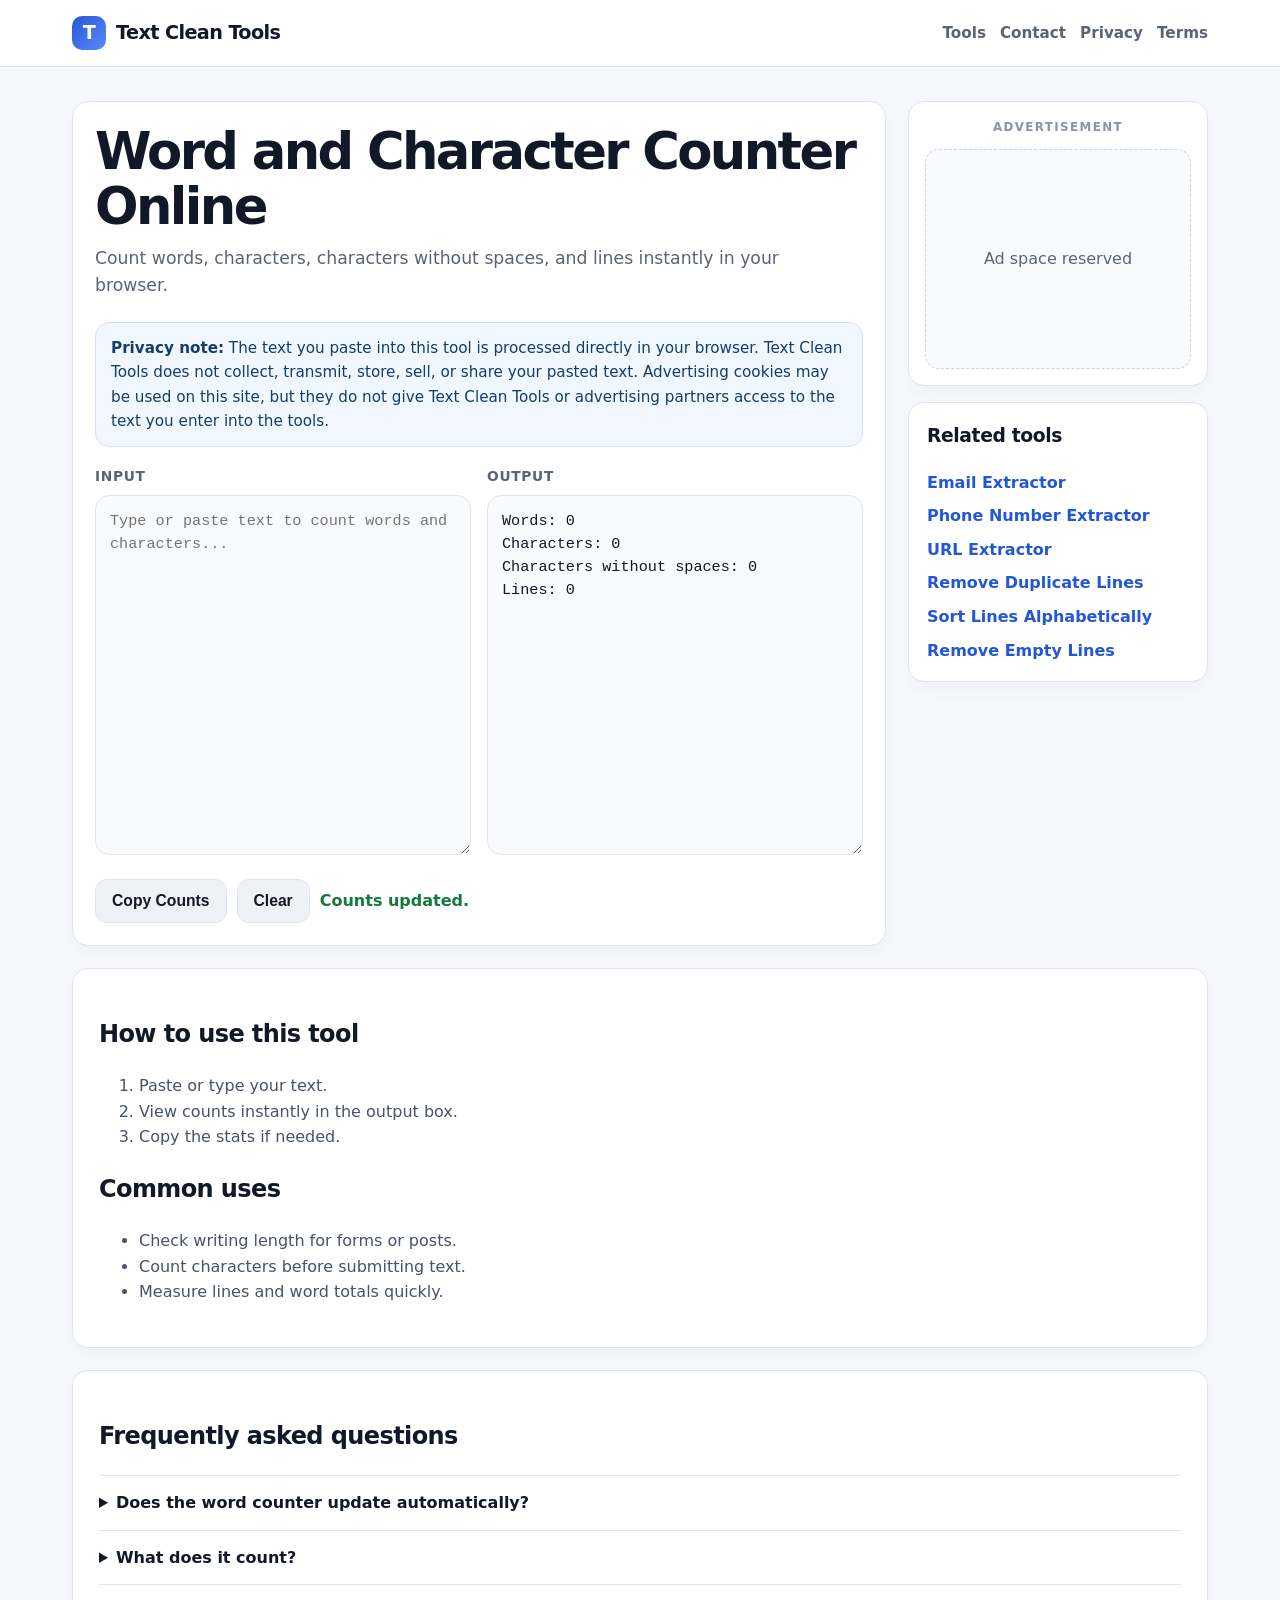
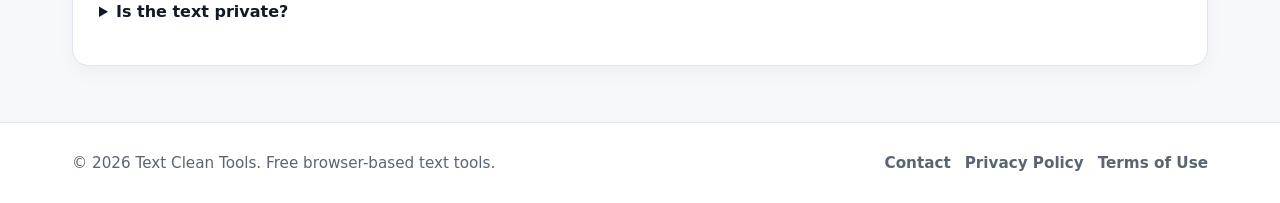
<file: tools/word-counter.html>
<!DOCTYPE html>
<html lang="en">
<head>
  <meta charset="UTF-8">
  <meta name="viewport" content="width=device-width, initial-scale=1.0">
  <link rel="icon" type="image/svg+xml" href="/assets/favicon.svg">
  <title>Word Counter Online - Count Words and Characters</title>
  <meta name="description" content="Count words, characters, characters without spaces, and lines instantly in your browser.">
  <link rel="canonical" href="https://textcleantools.com/tools/word-counter.html">
  <link rel="stylesheet" href="/assets/styles.css">
  <script type="application/ld+json">{"@context": "https://schema.org", "@type": "WebSite", "name": "Text Clean Tools", "url": "https://textcleantools.com/", "description": "Free browser-based text cleaning tools."}</script>
  <script type="application/ld+json">{"@context": "https://schema.org", "@type": "SoftwareApplication", "name": "Word and Character Counter", "applicationCategory": "UtilitiesApplication", "operatingSystem": "Any", "url": "https://textcleantools.com/tools/word-counter.html", "offers": {"@type": "Offer", "price": "0", "priceCurrency": "USD"}}</script>
</head>
<body data-tool="word-counter">
<header class="site-header">
  <div class="header-inner">
    <a class="logo" href="/"><span class="logo-mark">T</span><span>Text Clean Tools</span></a>
    <nav class="main-nav" aria-label="Main navigation">
      <a href="/#tools">Tools</a>
      <a href="/contact.html">Contact</a>
      <a href="/privacy.html">Privacy</a>
      <a href="/terms.html">Terms</a>
    </nav>
  </div>
</header>
<main class="container">
  <div class="tool-layout">
    <section class="tool-shell">
      <h1 class="tool-title">Word and Character Counter Online</h1>
      <p class="tool-intro">Count words, characters, characters without spaces, and lines instantly in your browser.</p>
      <div class="privacy-note"><strong>Privacy note:</strong> The text you paste into this tool is processed directly in your browser. Text Clean Tools does not collect, transmit, store, sell, or share your pasted text. Advertising cookies may be used on this site, but they do not give Text Clean Tools or advertising partners access to the text you enter into the tools.</div>
      
      <div class="workspace">
        <div class="field"><label for="tool-input">Input</label><textarea id="tool-input" placeholder="Type or paste text to count words and characters..."></textarea></div>
        <div class="field"><label for="tool-output">Output</label><textarea id="tool-output" placeholder="Word and character counts will appear here..." readonly></textarea></div>
      </div>
      <div class="tool-actions"><button class="btn btn-secondary" id="copy-output" type="button">Copy Counts</button><button class="btn btn-secondary" id="clear-tool" type="button">Clear</button><span class="status" id="status-message" role="status"></span></div>
    </section>
    <aside class="sidebar">
      <div class="ad-card"><div class="ad-label">Advertisement</div><div class="ad-placeholder">Ad space reserved</div></div>
      <div class="notice-card"><h3>Related tools</h3><ul class="related-list"><li><a href="/tools/email-extractor.html">Email Extractor</a></li>
<li><a href="/tools/phone-number-extractor.html">Phone Number Extractor</a></li>
<li><a href="/tools/url-extractor.html">URL Extractor</a></li>
<li><a href="/tools/remove-duplicate-lines.html">Remove Duplicate Lines</a></li>
<li><a href="/tools/sort-lines.html">Sort Lines Alphabetically</a></li>
<li><a href="/tools/remove-empty-lines.html">Remove Empty Lines</a></li></ul></div>
    </aside>
  </div>
  <section class="content-card">
    <h2>How to use this tool</h2><ol><li>Paste or type your text.</li><li>View counts instantly in the output box.</li><li>Copy the stats if needed.</li></ol>
    <h2>Common uses</h2><ul><li>Check writing length for forms or posts.</li><li>Count characters before submitting text.</li><li>Measure lines and word totals quickly.</li></ul>
  </section>
  <section class="content-card faq">
    <h2>Frequently asked questions</h2><details><summary>Does the word counter update automatically?</summary><p>Yes. Counts update as you type.</p></details><details><summary>What does it count?</summary><p>Words, characters, characters without spaces, and lines.</p></details><details><summary>Is the text private?</summary><p>Yes. Counting happens in your browser.</p></details>
  </section>
</main>
<footer class="site-footer">
  <div class="footer-inner">
    <div>&copy; 2026 Text Clean Tools. Free browser-based text tools.</div>
    <div class="footer-links">
      <a href="/contact.html">Contact</a>
      <a href="/privacy.html">Privacy Policy</a>
      <a href="/terms.html">Terms of Use</a>
    </div>
  </div>
</footer>
<script src="/assets/app.js"></script>
</body>
</html>
</file>
<file: assets/styles.css>
:root {
  --bg: #f6f8fb;
  --surface: #ffffff;
  --surface-soft: #f9fafb;
  --text: #111827;
  --muted: #5b6472;
  --border: #dfe5ee;
  --brand: #2457d6;
  --brand-dark: #1d46ad;
  --success: #137a3f;
  --shadow: 0 12px 30px rgba(17, 24, 39, 0.08);
  --radius: 16px;
}

* { box-sizing: border-box; }
html { scroll-behavior: smooth; }
body {
  margin: 0;
  font-family: Inter, ui-sans-serif, system-ui, -apple-system, BlinkMacSystemFont, "Segoe UI", sans-serif;
  color: var(--text);
  background: var(--bg);
  line-height: 1.6;
}

a { color: var(--brand); text-decoration: none; }
a:hover { text-decoration: underline; }

.site-header {
  background: rgba(255, 255, 255, 0.94);
  backdrop-filter: blur(12px);
  border-bottom: 1px solid var(--border);
  position: sticky;
  top: 0;
  z-index: 10;
}
.header-inner {
  max-width: 1180px;
  margin: 0 auto;
  padding: 16px 22px;
  display: flex;
  align-items: center;
  justify-content: space-between;
  gap: 18px;
}
.logo {
  display: inline-flex;
  align-items: center;
  gap: 10px;
  font-weight: 800;
  letter-spacing: -0.03em;
  color: var(--text);
  font-size: 1.2rem;
}
.logo-mark {
  width: 34px;
  height: 34px;
  border-radius: 10px;
  background: linear-gradient(135deg, var(--brand), #5a8bff);
  color: #fff;
  display: inline-flex;
  align-items: center;
  justify-content: center;
  font-weight: 900;
}
.main-nav {
  display: flex;
  flex-wrap: wrap;
  align-items: center;
  justify-content: flex-end;
  gap: 14px;
  font-size: 0.95rem;
}
.main-nav a { color: var(--muted); font-weight: 650; }
.main-nav a:hover { color: var(--brand); text-decoration: none; }

.container {
  max-width: 1180px;
  margin: 0 auto;
  padding: 34px 22px 56px;
}
.hero {
  background: radial-gradient(circle at top left, rgba(36, 87, 214, 0.16), transparent 32%), var(--surface);
  border: 1px solid var(--border);
  box-shadow: var(--shadow);
  border-radius: 24px;
  padding: 54px 36px;
  display: grid;
  grid-template-columns: minmax(0, 1fr) 320px;
  gap: 32px;
  align-items: center;
}
.hero h1 {
  font-size: clamp(2.2rem, 5vw, 4.2rem);
  line-height: 1.02;
  margin: 0 0 18px;
  letter-spacing: -0.055em;
}
.hero p { color: var(--muted); font-size: 1.12rem; margin: 0 0 26px; max-width: 710px; }
.hero-card {
  border: 1px solid var(--border);
  background: #fff;
  border-radius: var(--radius);
  padding: 22px;
}
.hero-card strong { display: block; margin-bottom: 8px; }
.badges { display: flex; flex-wrap: wrap; gap: 10px; margin-top: 20px; }
.badge {
  display: inline-flex;
  align-items: center;
  border: 1px solid #d6e0ff;
  background: #f1f5ff;
  color: #1e3f99;
  border-radius: 999px;
  padding: 7px 11px;
  font-weight: 700;
  font-size: 0.88rem;
}

.button-row { display: flex; flex-wrap: wrap; gap: 12px; }
.btn {
  border: 0;
  border-radius: 12px;
  padding: 12px 16px;
  font-weight: 800;
  cursor: pointer;
  display: inline-flex;
  align-items: center;
  justify-content: center;
  gap: 8px;
  font-size: 0.98rem;
}
.btn-primary { background: var(--brand); color: #fff; }
.btn-primary:hover { background: var(--brand-dark); text-decoration: none; }
.btn-secondary { background: #eef2f7; color: var(--text); border: 1px solid var(--border); }
.btn-secondary:hover { background: #e5ebf3; text-decoration: none; }

.section { margin-top: 34px; }
.section-header { margin-bottom: 18px; }
.section h2 { font-size: clamp(1.55rem, 2.5vw, 2.1rem); margin: 0 0 8px; letter-spacing: -0.03em; }
.section p { color: var(--muted); margin: 0; }
.tools-grid {
  display: grid;
  grid-template-columns: repeat(3, minmax(0, 1fr));
  gap: 16px;
}
.tool-card {
  background: var(--surface);
  border: 1px solid var(--border);
  border-radius: var(--radius);
  padding: 22px;
  box-shadow: 0 8px 20px rgba(17, 24, 39, 0.035);
  color: var(--text);
  min-height: 180px;
  display: flex;
  flex-direction: column;
  justify-content: space-between;
}
.tool-card:hover { text-decoration: none; transform: translateY(-2px); box-shadow: var(--shadow); }
.tool-card h3 { margin: 0 0 10px; font-size: 1.15rem; letter-spacing: -0.02em; }
.tool-card p { color: var(--muted); margin: 0 0 16px; }
.tool-card span { font-weight: 800; color: var(--brand); }

.tool-layout {
  display: grid;
  grid-template-columns: minmax(0, 1fr) 300px;
  gap: 22px;
  align-items: start;
}
.tool-shell,
.content-card,
.ad-card,
.notice-card {
  background: var(--surface);
  border: 1px solid var(--border);
  border-radius: var(--radius);
  box-shadow: 0 8px 20px rgba(17, 24, 39, 0.035);
}
.tool-shell { padding: 22px; }
.tool-title { margin: 0 0 10px; font-size: clamp(2rem, 4vw, 3.2rem); letter-spacing: -0.05em; line-height: 1.08; }
.tool-intro { color: var(--muted); font-size: 1.08rem; margin: 0 0 22px; max-width: 760px; }
.privacy-note {
  background: #f0f7ff;
  border: 1px solid #cfe4ff;
  color: #143d68;
  border-radius: 14px;
  padding: 13px 15px;
  margin: 0 0 18px;
  font-size: 0.95rem;
}
.workspace {
  display: grid;
  grid-template-columns: 1fr 1fr;
  gap: 16px;
}
.field label {
  display: flex;
  justify-content: space-between;
  gap: 12px;
  color: var(--muted);
  font-weight: 800;
  font-size: 0.86rem;
  text-transform: uppercase;
  letter-spacing: 0.05em;
  margin-bottom: 8px;
}
textarea {
  width: 100%;
  min-height: 360px;
  resize: vertical;
  border: 1px solid var(--border);
  background: var(--surface-soft);
  color: var(--text);
  border-radius: 14px;
  padding: 14px;
  font: 0.95rem/1.5 ui-monospace, SFMono-Regular, Menlo, Monaco, Consolas, "Liberation Mono", monospace;
}
textarea:focus { outline: 3px solid rgba(36, 87, 214, 0.18); border-color: var(--brand); background: #fff; }
.tool-actions { display: flex; flex-wrap: wrap; gap: 10px; margin-top: 16px; align-items: center; }
.status { color: var(--muted); font-weight: 700; min-height: 25px; }
.status.success { color: var(--success); }
.status.error { color: #a32020; }
.case-options { display: flex; flex-wrap: wrap; gap: 10px; margin: 0 0 15px; }
.case-options label {
  display: inline-flex;
  gap: 8px;
  align-items: center;
  border: 1px solid var(--border);
  background: var(--surface-soft);
  padding: 9px 12px;
  border-radius: 999px;
  font-weight: 750;
}

.sidebar { display: grid; gap: 16px; }
.ad-card { padding: 16px; min-height: 280px; display: flex; flex-direction: column; justify-content: center; align-items: center; text-align: center; color: var(--muted); }
.ad-label { font-size: 0.74rem; text-transform: uppercase; letter-spacing: 0.12em; font-weight: 800; color: #8a94a3; margin-bottom: 12px; }
.ad-placeholder {
  width: 100%;
  min-height: 220px;
  border: 1px dashed #cbd5e1;
  border-radius: 14px;
  display: flex;
  align-items: center;
  justify-content: center;
  padding: 18px;
  background: #f8fafc;
}
.notice-card { padding: 18px; }
.notice-card h2, .notice-card h3 { margin-top: 0; letter-spacing: -0.02em; }
.notice-card p, .notice-card li { color: var(--muted); }
.related-list { list-style: none; padding: 0; margin: 0; display: grid; gap: 8px; }
.related-list a { font-weight: 750; }

.content-card { padding: 26px; margin-top: 22px; }
.content-card h2, .content-card h3 { letter-spacing: -0.025em; }
.content-card p, .content-card li { color: #485365; }
.faq details { border-top: 1px solid var(--border); padding: 14px 0; }
.faq details:first-child { border-top: 0; }
.faq summary { cursor: pointer; font-weight: 850; }

.legal-page { max-width: 900px; }
.legal-page h1 { font-size: clamp(2rem, 4vw, 3.4rem); letter-spacing: -0.05em; line-height: 1.05; }
.legal-page h2 { margin-top: 32px; }
.legal-page p, .legal-page li { color: #485365; }

.site-footer {
  border-top: 1px solid var(--border);
  background: var(--surface);
}
.footer-inner {
  max-width: 1180px;
  margin: 0 auto;
  padding: 28px 22px;
  display: flex;
  flex-wrap: wrap;
  justify-content: space-between;
  gap: 18px;
  color: var(--muted);
  font-size: 0.95rem;
}
.footer-links { display: flex; flex-wrap: wrap; gap: 14px; }
.footer-links a { color: var(--muted); font-weight: 700; }

@media (max-width: 920px) {
  .hero, .tool-layout { grid-template-columns: 1fr; }
  .tools-grid { grid-template-columns: repeat(2, minmax(0, 1fr)); }
  .workspace { grid-template-columns: 1fr; }
  textarea { min-height: 260px; }
  .ad-card { min-height: 140px; }
  .ad-placeholder { min-height: 90px; }
}

@media (max-width: 620px) {
  .header-inner { align-items: flex-start; flex-direction: column; }
  .main-nav { justify-content: flex-start; }
  .container { padding: 22px 16px 42px; }
  .hero { padding: 32px 20px; }
  .tools-grid { grid-template-columns: 1fr; }
  .tool-shell, .content-card { padding: 18px; }
  .btn { width: 100%; }
}
</file>
